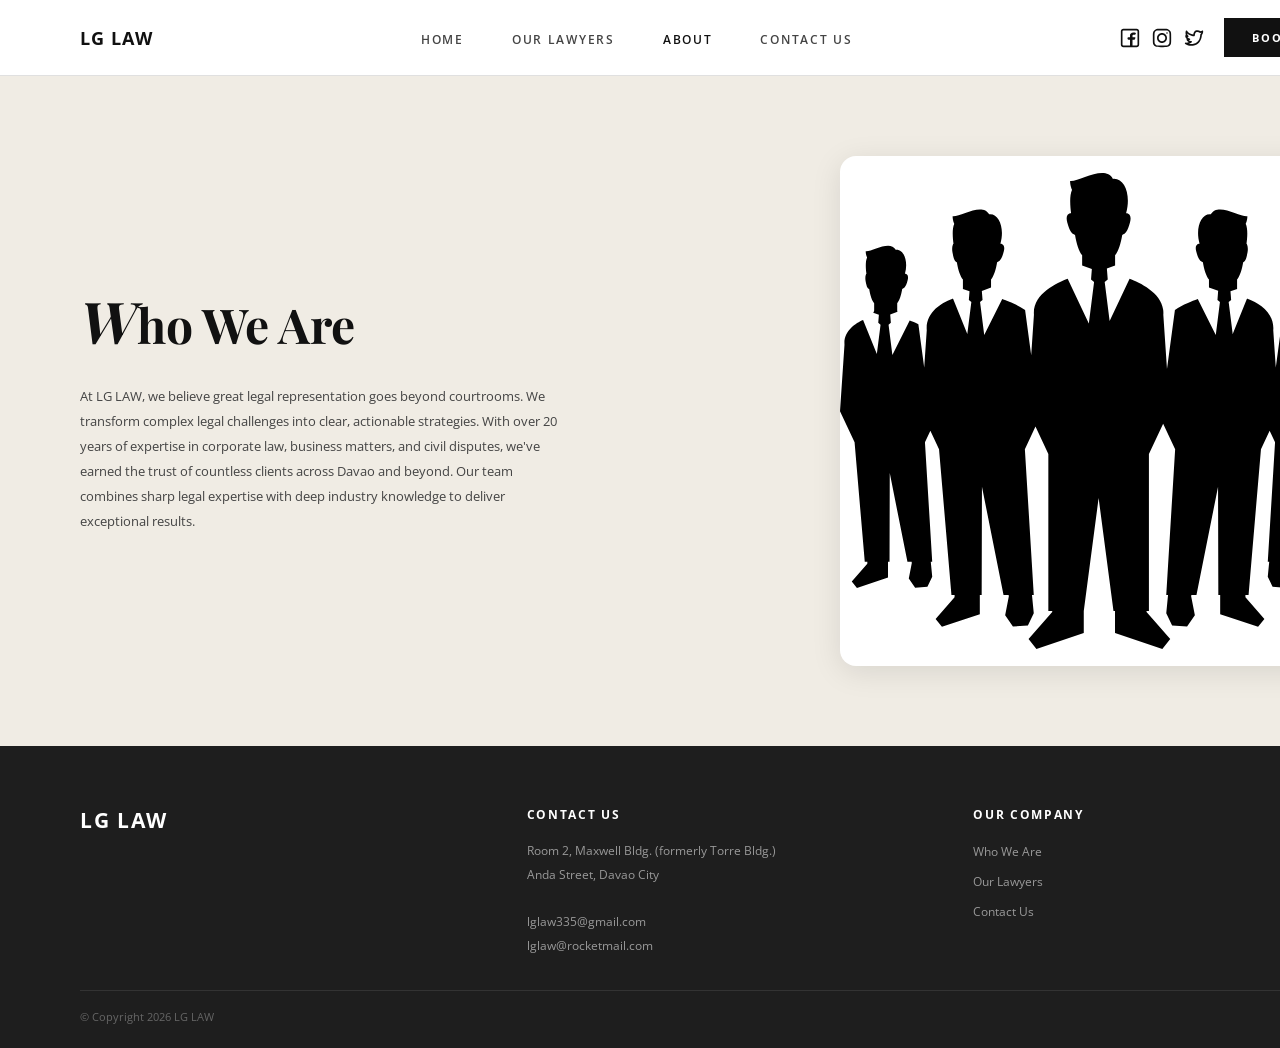
<file: about.html>
<!DOCTYPE html>
<html lang="en">
<head>
  <meta charset="UTF-8" />
  <meta name="viewport" content="width=device-width, initial-scale=1.0"/>
  <title>LG LAW - About</title>
  <link href="https://fonts.googleapis.com/css2?family=Playfair+Display:ital,wght@0,400;0,700;1,400&family=Open+Sans:wght@300;400;600;700&display=swap" rel="stylesheet"/>
  <link rel="stylesheet" href="style.css"/>
  <link rel="stylesheet" href="about.css"/>
</head>
<body>

  <!-- NAVBAR -->
  <nav>
    <div class="nav-logo">LG LAW</div>
    <ul class="nav-links">
      <li><a href="index.html">Home</a></li>
      <li><a href="our-lawyers.html">Our Lawyers</a></li>
      <li><a href="about.html" class="active">About</a></li>
      <li><a href="contact.html">Contact Us</a></li>
    </ul>
    <div class="nav-right">
      <div class="nav-social">
  <a href="#"><img src="svg/facebook.svg" alt="Facebook" width="20" height="20"/></a>
  <a href="#"><img src="svg/instagram.svg" alt="Instagram" width="20" height="20"/></a>
  <a href="#"><img src="svg/twitter.svg" alt="Twitter" width="20" height="20"/></a>
</div>
      <a href="contact.html" class="nav-book">Book Now</a>
    </div>
  </nav>

  <!-- ABOUT SECTION -->
  <section class="about-page">

    <div class="about-left">
      <h1>Who We Are</h1>
      <p>
        At LG LAW, we believe great legal representation goes
        beyond courtrooms. We transform complex legal
        challenges into clear, actionable strategies. With over 20
        years of expertise in corporate law, business matters, and
        civil disputes, we've earned the trust of countless clients
        across Davao and beyond. Our team combines sharp legal
        expertise with deep industry knowledge to deliver
        exceptional results.
      </p>
    </div>

    <div class="about-right">
      <div class="about-img-box">
        <!-- Replace src="" with your group photo -->
        <img src="svg/team-svgrepo-com.svg" alt="LG LAW Team"/>
      </div>
    </div>

  </section>

  <!-- FOOTER -->
  <footer>
    <div class="footer-grid">
      <div class="footer-col">
        <div class="footer-logo">LG LAW</div>
      </div>
      <div class="footer-col">
        <h4>Contact Us</h4>
        <address>
          Room 2, Maxwell Bldg. (formerly Torre Bldg.)<br/>
          Anda Street, Davao City<br/><br/>
          lglaw335@gmail.com<br/>
          lglaw@rocketmail.com
        </address>
      </div>
      <div class="footer-col">
        <h4>Our Company</h4>
        <ul>
          <li><a href="about.html">Who We Are</a></li>
          <li><a href="our-lawyers.html">Our Lawyers</a></li>
          <li><a href="contact.html">Contact Us</a></li>
        </ul>
      </div>
    </div>
    <div class="footer-bottom">
      &copy; Copyright 2026 LG LAW
    </div>
  </footer>

  <script src="script.js"></script>
</body>
</html>
</file>
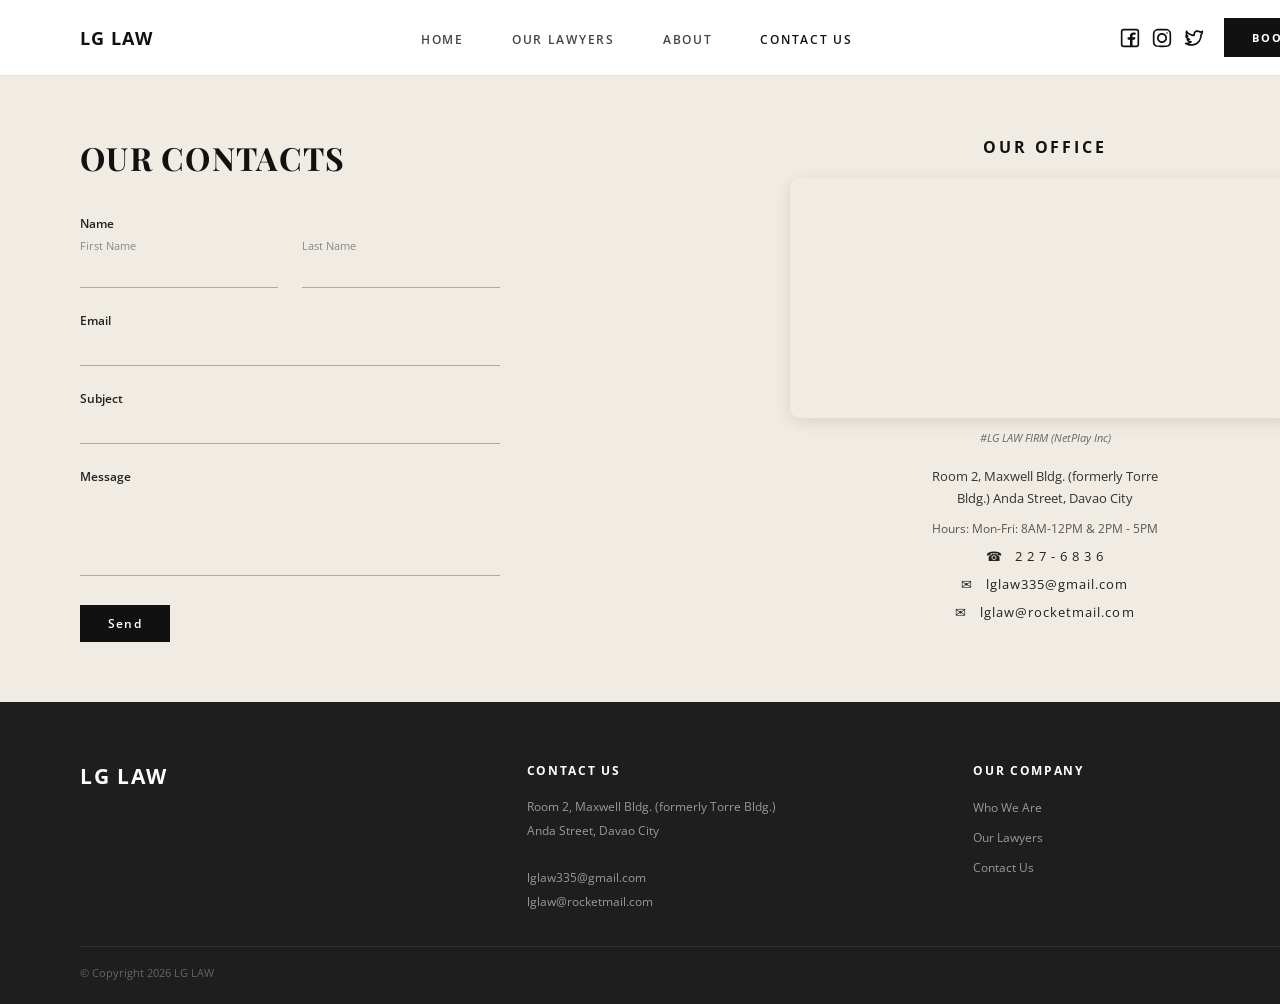
<file: contact.html>
<!DOCTYPE html>
<html lang="en">
<head>
  <meta charset="UTF-8" />
  <meta name="viewport" content="width=device-width, initial-scale=1.0"/>
  <title>LG LAW - Contact Us</title>
  <link href="https://fonts.googleapis.com/css2?family=Playfair+Display:ital,wght@0,400;0,700;1,400&family=Open+Sans:wght@300;400;600;700&display=swap" rel="stylesheet"/>
  <link rel="stylesheet" href="style.css"/>
  <link rel="stylesheet" href="contact.css"/>
</head>
<body>

  <!-- NAVBAR -->
  <nav>
    <div class="nav-logo">LG LAW</div>
    <ul class="nav-links">
      <li><a href="index.html">Home</a></li>
      <li><a href="our-lawyers.html">Our Lawyers</a></li>
      <li><a href="about.html">About</a></li>
      <li><a href="contact.html" class="active">Contact Us</a></li>
    </ul>
    <div class="nav-right">
      <div class="nav-social">
  <a href="#"><img src="svg/facebook.svg" alt="Facebook" width="20" height="20"/></a>
  <a href="#"><img src="svg/instagram.svg" alt="Instagram" width="20" height="20"/></a>
  <a href="#"><img src="svg/twitter.svg" alt="Twitter" width="20" height="20"/></a>
</div>
      <a href="contact.html" class="nav-book">Book Now</a>
    </div>
  </nav>

  <!-- CONTACT SECTION -->
  <section class="contact-page">

    <!-- LEFT: Form -->
    <div class="contact-left">
      <h1>OUR CONTACTS</h1>

      <form class="contact-form" action="https://formspree.io/f/mojrrbgd" method="POST">
        <input type="hidden" name="_replyto" value="kurtjershon.vidal@hcdc.edu.ph"/>

        <div class="form-group">
          <label>Name</label>
          <div class="form-row">
            <div class="form-field">
              <span class="field-label">First Name</span>
              <input type="text" name="firstname"/>
            </div>
            <div class="form-field">
              <span class="field-label">Last Name</span>
              <input type="text" name="lastname"/>
            </div>
          </div>
        </div>

        <div class="form-group">
          <label>Email</label>
          <input type="email" name="email" class="full-input"/>
        </div>

        <div class="form-group">
          <label>Subject</label>
          <input type="text" name="subject" class="full-input"/>
        </div>

        <div class="form-group">
          <label>Message</label>
          <textarea name="message" rows="4"></textarea>
        </div>

        <button type="submit" class="send-btn">Send</button>

      </form>
    </div>

    <!-- RIGHT: Map + Office Info -->
    <div class="contact-right">
      <h2>OUR OFFICE</h2>

      <div class="map-box">
        <iframe src="https://www.google.com/maps/embed?pb=!1m18!1m12!1m3!1d247.46957426637005!2d125.60726578130692!3d7.066338519639715!2m3!1f0!2f0!3f0!3m2!1i1024!2i768!4f13.1!3m3!1m2!1s0x32f96d0f2b98883b%3A0xe549492ad6bee756!2sNetplay%20Inc.%20(Davao%20Branch)!5e0!3m2!1sen!2sph!4v1778510893805!5m2!1sen!2sph" width="600" height="450" style="border:0;" allowfullscreen="" loading="lazy" referrerpolicy="no-referrer-when-downgrade"></iframe>
        <div class="map-placeholder">
          <span>Google Maps Embed Goes Here</span>
        </div>
      </div>

      <p class="office-tag">#LG LAW FIRM (NetPlay Inc)</p>

      <div class="office-info">
        <p class="office-address">
          Room 2, Maxwell Bldg. (formerly Torre<br/>
          Bldg.) Anda Street, Davao City
        </p>
        <p class="office-hours">Hours: Mon-Fri: 8AM-12PM &amp; 2PM - 5PM</p>
        <p class="office-phone">&#9742; &nbsp; 2 2 7 - 6 8 3 6</p>
        <p class="office-email">&#9993; &nbsp; lglaw335@gmail.com</p>
        <p class="office-email">&#9993; &nbsp; lglaw@rocketmail.com</p>
      </div>
    </div>

  </section>

  <!-- FOOTER -->
  <footer>
    <div class="footer-grid">
      <div class="footer-col">
        <div class="footer-logo">LG LAW</div>
      </div>
      <div class="footer-col">
        <h4>Contact Us</h4>
        <address>
          Room 2, Maxwell Bldg. (formerly Torre Bldg.)<br/>
          Anda Street, Davao City<br/><br/>
          lglaw335@gmail.com<br/>
          lglaw@rocketmail.com
        </address>
      </div>
      <div class="footer-col">
        <h4>Our Company</h4>
        <ul>
          <li><a href="about.html">Who We Are</a></li>
          <li><a href="our-lawyers.html">Our Lawyers</a></li>
          <li><a href="contact.html">Contact Us</a></li>
        </ul>
      </div>
    </div>
    <div class="footer-bottom">
      &copy; Copyright 2026 LG LAW
    </div>
  </footer>

  <script src="script.js"></script>
  <script src="contact.js"></script>
</body>
</html>
</file>
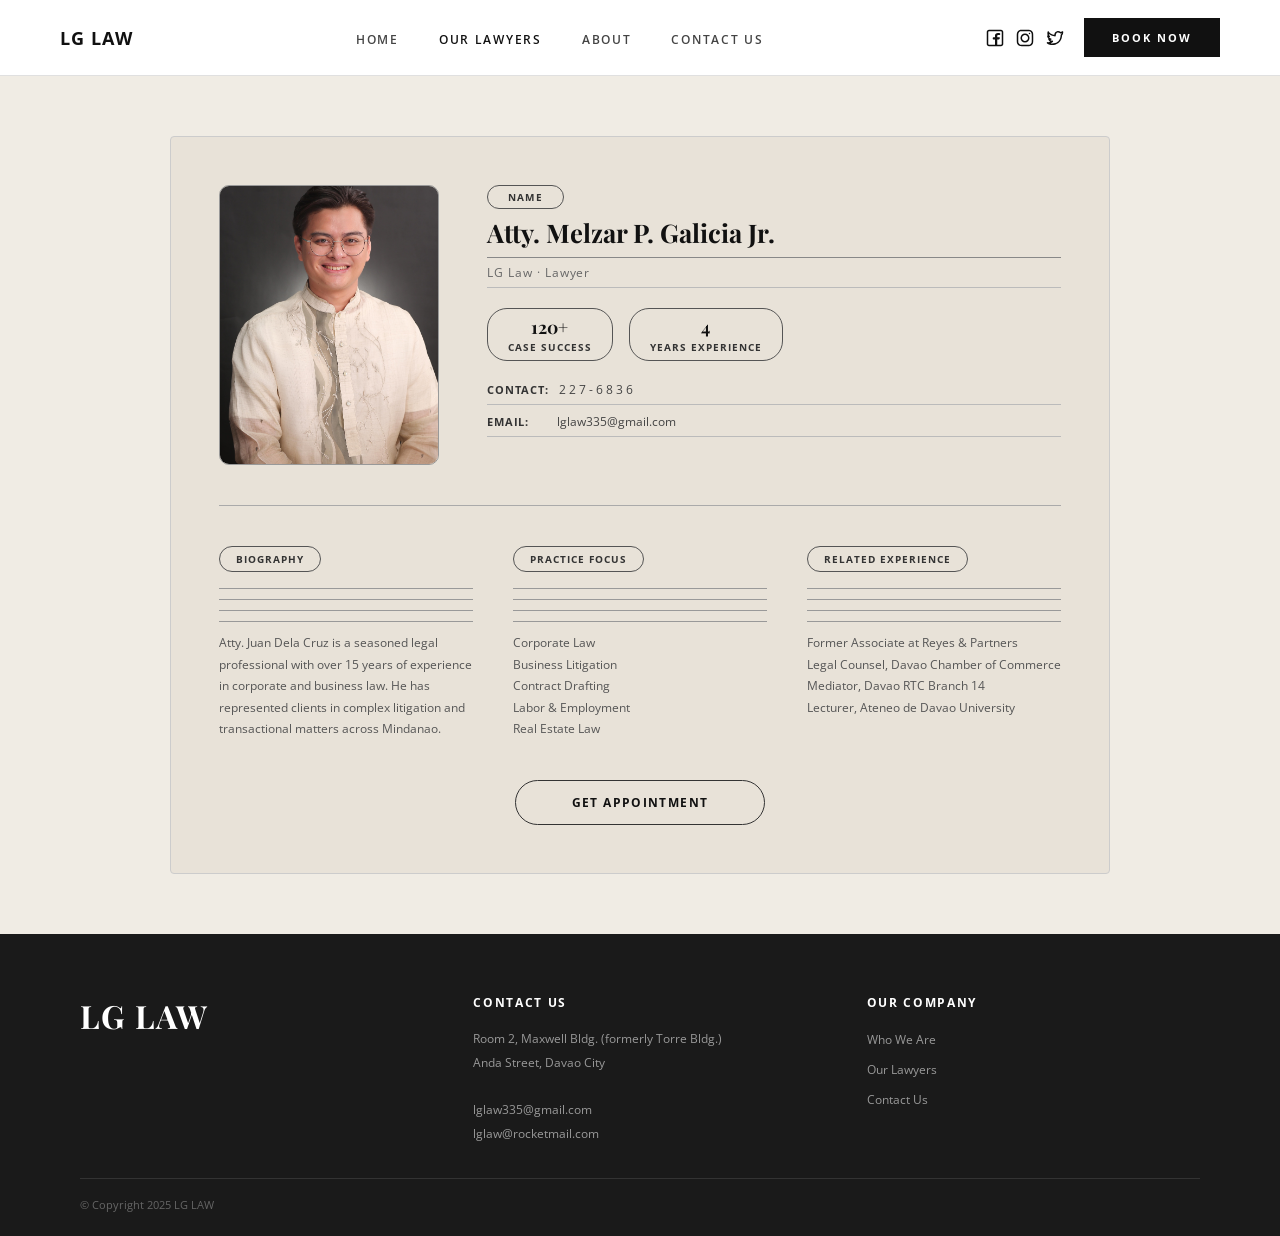
<file: lawyer-galicia-jr.html>
<!DOCTYPE html>
<html lang="en">
<head>
  <meta charset="UTF-8" />
  <meta name="viewport" content="width=device-width, initial-scale=1.0"/>
  <title>LG LAW – Lawyer Profile</title>
  <link href="https://fonts.googleapis.com/css2?family=Playfair+Display:ital,wght@0,400;0,700;1,400&family=Open+Sans:wght@300;400;600;700&display=swap" rel="stylesheet"/>
  <link rel="stylesheet" href="lawyersprofile.css"/>
</head>
<body>

  <!-- NAVBAR -->
  <nav>
    <div class="nav-logo">LG LAW</div>
    <ul class="nav-links">
      <li><a href="index.html">Home</a></li>
      <li><a href="our-lawyers.html" class="active">Our Lawyers</a></li>
      <li><a href="about.html">About</a></li>
      <li><a href="contact.html">Contact Us</a></li>
    </ul>
    <div class="nav-right">
      <div class="nav-social">
        <a href="#"><img src="svg/facebook.svg" alt="Facebook"/></a>
        <a href="#"><img src="svg/instagram.svg" alt="Instagram"/></a>
        <a href="#"><img src="svg/twitter.svg" alt="Twitter"/></a>
      </div>
      <a href="contact.html" class="nav-book">Book Now</a>
    </div>
  </nav>

  <!-- PROFILE PAGE -->
  <div class="page-wrapper">
    <div class="profile-card">

      <!-- TOP: Photo + Info -->
      <div class="profile-top">

        <!-- Photo -->
        <div class="profile-photo">
          <!-- Replace src with actual attorney photo -->
          <img src="images/Lawyer1.jpg" alt="Attorney Photo"/>
          <div class="placeholder-icon">
              <ellipse cx="50" cy="35" rx="26" ry="30"/>
              <path d="M5,120 C5,80 95,80 95,120 Z"/>
              <rect x="38" y="68" width="24" height="20" rx="2"/>
              <polygon points="50,88 35,120 65,120"/>
              <rect x="30" y="100" width="10" height="20"/>
              <rect x="60" y="100" width="10" height="20"/>
            </svg>
          </div>
        </div>

        <!-- Info -->
        <div class="profile-info">

          <div class="name-row">
            <span class="name-badge">Name</span>
            <div class="name-value">Atty. Melzar P. Galicia Jr.</div>
            <div class="name-title">LG Law · Lawyer </div>
          </div>

          <div class="stats-row">
            <div class="stat-badge">
              <span class="stat-number">120+</span>
              Case Success
            </div>
            <div class="stat-badge">
              <span class="stat-number">4</span>
              Years Experience
            </div>
          </div>

          <div class="contact-row">
            <div class="contact-item">
              <span class="contact-label">Contact:</span>
              <span>2 2 7 - 6 8 3 6</span>
            </div>
            <div class="contact-item">
              <span class="contact-label">Email:</span>
              <span>lglaw335@gmail.com</span>
            </div>
          </div>

        </div>
      </div>

      <hr class="divider"/>

      <!-- BOTTOM: Biography, Practice Focus, Related Experience -->
      <div class="profile-bottom">

        <div class="profile-section">
          <h3>Biography</h3>
          <div class="line"></div>
          <div class="line"></div>
          <div class="line"></div>
          <div class="line"></div>
          <p>
            Atty. Juan Dela Cruz is a seasoned legal professional with over 15 years of experience in corporate and business law. He has represented clients in complex litigation and transactional matters across Mindanao.
          </p>
        </div>

        <div class="profile-section">
          <h3>Practice Focus</h3>
          <div class="line"></div>
          <div class="line"></div>
          <div class="line"></div>
          <div class="line"></div>
          <p>
            Corporate Law<br/>
            Business Litigation<br/>
            Contract Drafting<br/>
            Labor & Employment<br/>
            Real Estate Law
          </p>
        </div>

        <div class="profile-section">
          <h3>Related Experience</h3>
          <div class="line"></div>
          <div class="line"></div>
          <div class="line"></div>
          <div class="line"></div>
          <p>
            Former Associate at Reyes & Partners<br/>
            Legal Counsel, Davao Chamber of Commerce<br/>
            Mediator, Davao RTC Branch 14<br/>
            Lecturer, Ateneo de Davao University
          </p>
        </div>

      </div>

      <!-- GET APPOINTMENT -->
      <div class="appt-row">
        <a href="contact.html" class="appt-btn">Get Appointment</a>
      </div>

    </div>
  </div>

  <!-- FOOTER -->
  <footer>
    <div class="footer-grid">
      <div class="footer-col">
        <div class="footer-logo">LG LAW</div>
      </div>
      <div class="footer-col">
        <h4>Contact Us</h4>
        <address>
          Room 2, Maxwell Bldg. (formerly Torre Bldg.)<br/>
          Anda Street, Davao City<br/><br/>
          lglaw335@gmail.com<br/>
          lglaw@rocketmail.com
        </address>
      </div>
      <div class="footer-col">
        <h4>Our Company</h4>
        <ul>
          <li><a href="about.html">Who We Are</a></li>
          <li><a href="our-lawyers.html">Our Lawyers</a></li>
          <li><a href="contact.html">Contact Us</a></li>
        </ul>
      </div>
    </div>
    <div class="footer-bottom">
      &copy; Copyright 2025 LG LAW
    </div>
  </footer>

</body>
</html>
</file>
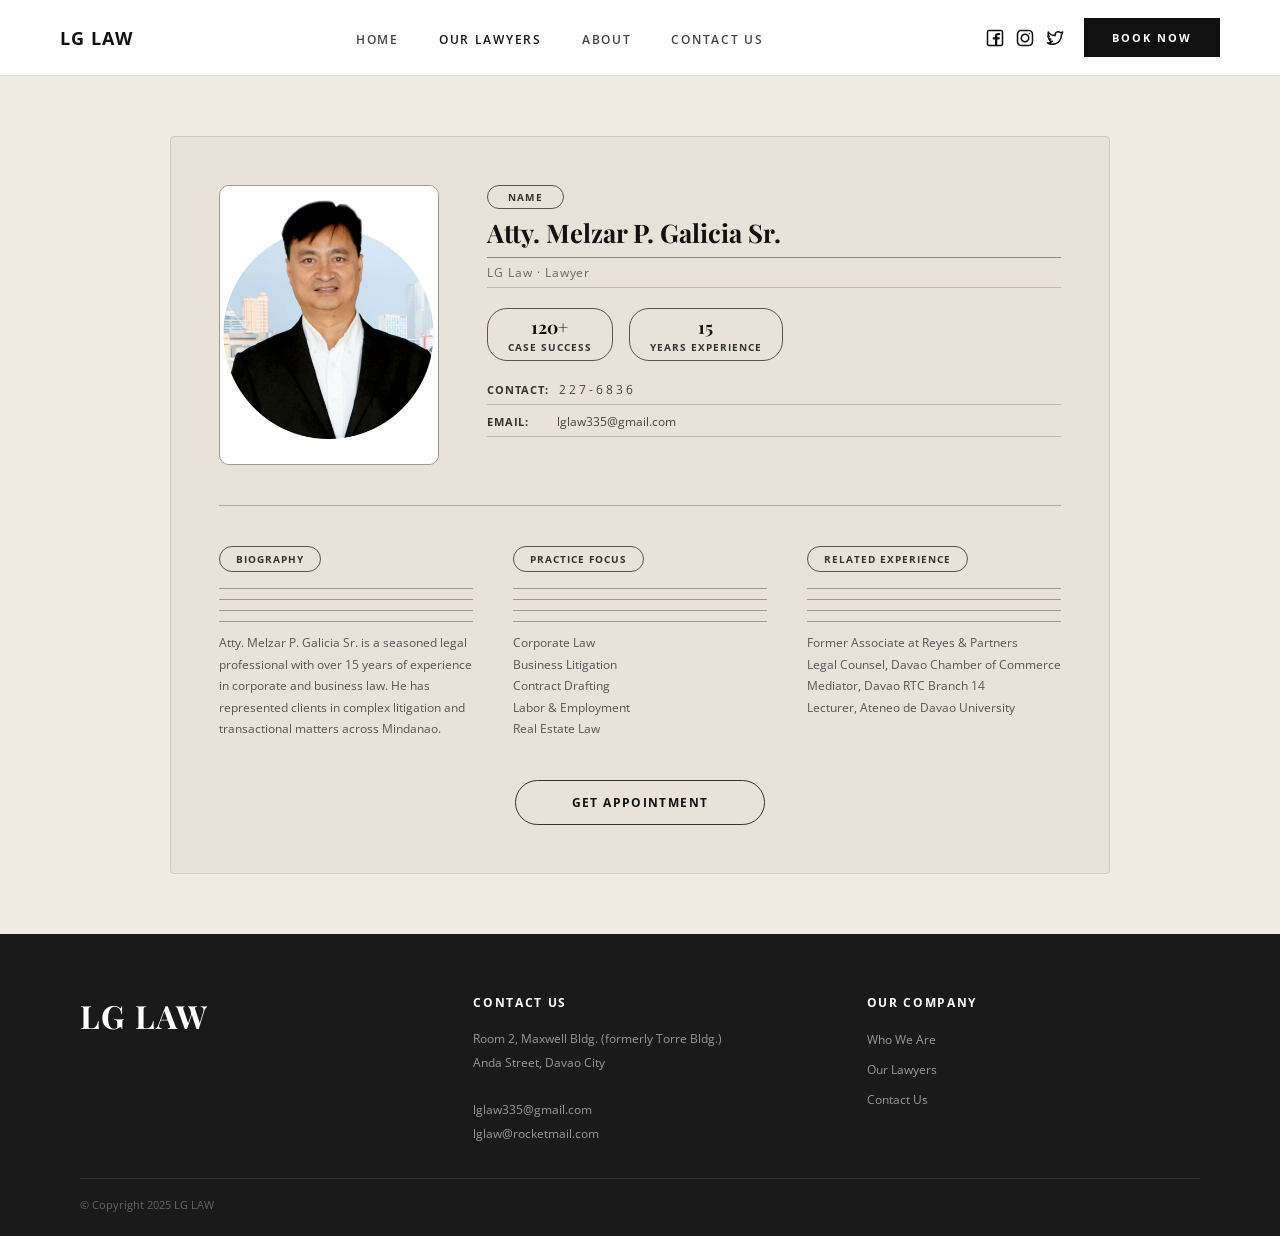
<file: lawyer-galicia-sr.html>
<!DOCTYPE html>
<html lang="en">
<head>
  <meta charset="UTF-8" />
  <meta name="viewport" content="width=device-width, initial-scale=1.0"/>
  <title>LG LAW – Lawyer Profile</title>
  <link href="https://fonts.googleapis.com/css2?family=Playfair+Display:ital,wght@0,400;0,700;1,400&family=Open+Sans:wght@300;400;600;700&display=swap" rel="stylesheet"/>
  <link rel="stylesheet" href="lawyersprofile.css"/>
</head>
<body>

  <!-- NAVBAR -->
  <nav>
    <div class="nav-logo">LG LAW</div>
    <ul class="nav-links">
      <li><a href="index.html">Home</a></li>
      <li><a href="our-lawyers.html" class="active">Our Lawyers</a></li>
      <li><a href="about.html">About</a></li>
      <li><a href="contact.html">Contact Us</a></li>
    </ul>
    <div class="nav-right">
      <div class="nav-social">
        <a href="#"><img src="svg/facebook.svg" alt="Facebook"/></a>
        <a href="#"><img src="svg/instagram.svg" alt="Instagram"/></a>
        <a href="#"><img src="svg/twitter.svg" alt="Twitter"/></a>
      </div>
      <a href="contact.html" class="nav-book">Book Now</a>
    </div>
  </nav>

  <!-- PROFILE PAGE -->
  <div class="page-wrapper">
    <div class="profile-card">

      <!-- TOP: Photo + Info -->
      <div class="profile-top">

        <!-- Photo -->
        <div class="profile-photo">
          <!-- Replace src with actual attorney photo -->
          <img src="images/Lawyer2.jpg" alt="Attorney Photo"/>
          <div class="placeholder-icon">
              <ellipse cx="50" cy="35" rx="26" ry="30"/>
              <path d="M5,120 C5,80 95,80 95,120 Z"/>
              <rect x="38" y="68" width="24" height="20" rx="2"/>
              <polygon points="50,88 35,120 65,120"/>
              <rect x="30" y="100" width="10" height="20"/>
              <rect x="60" y="100" width="10" height="20"/>
            </svg>
          </div>
        </div>

        <!-- Info -->
        <div class="profile-info">

          <div class="name-row">
            <span class="name-badge">Name</span>
            <div class="name-value">Atty. Melzar P. Galicia Sr.</div>
            <div class="name-title">LG Law · Lawyer</div>
          </div>

          <div class="stats-row">
            <div class="stat-badge">
              <span class="stat-number">120+</span>
              Case Success
            </div>
            <div class="stat-badge">
              <span class="stat-number">15</span>
              Years Experience
            </div>
          </div>

          <div class="contact-row">
            <div class="contact-item">
              <span class="contact-label">Contact:</span>
              <span>2 2 7 - 6 8 3 6</span>
            </div>
            <div class="contact-item">
              <span class="contact-label">Email:</span>
              <span>lglaw335@gmail.com</span>
            </div>
          </div>

        </div>
      </div>

      <hr class="divider"/>

      <!-- BOTTOM: Biography, Practice Focus, Related Experience -->
      <div class="profile-bottom">

        <div class="profile-section">
          <h3>Biography</h3>
          <div class="line"></div>
          <div class="line"></div>
          <div class="line"></div>
          <div class="line"></div>
          <p>
            Atty. Melzar P. Galicia Sr. is a seasoned legal professional with over 15 years of experience in corporate and business law. He has represented clients in complex litigation and transactional matters across Mindanao.
          </p>
        </div>

        <div class="profile-section">
          <h3>Practice Focus</h3>
          <div class="line"></div>
          <div class="line"></div>
          <div class="line"></div>
          <div class="line"></div>
          <p>
            Corporate Law<br/>
            Business Litigation<br/>
            Contract Drafting<br/>
            Labor & Employment<br/>
            Real Estate Law
          </p>
        </div>

        <div class="profile-section">
          <h3>Related Experience</h3>
          <div class="line"></div>
          <div class="line"></div>
          <div class="line"></div>
          <div class="line"></div>
          <p>
            Former Associate at Reyes & Partners<br/>
            Legal Counsel, Davao Chamber of Commerce<br/>
            Mediator, Davao RTC Branch 14<br/>
            Lecturer, Ateneo de Davao University
          </p>
        </div>

      </div>

      <!-- GET APPOINTMENT -->
      <div class="appt-row">
        <a href="contact.html" class="appt-btn">Get Appointment</a>
      </div>

    </div>
  </div>

  <!-- FOOTER -->
  <footer>
    <div class="footer-grid">
      <div class="footer-col">
        <div class="footer-logo">LG LAW</div>
      </div>
      <div class="footer-col">
        <h4>Contact Us</h4>
        <address>
          Room 2, Maxwell Bldg. (formerly Torre Bldg.)<br/>
          Anda Street, Davao City<br/><br/>
          lglaw335@gmail.com<br/>
          lglaw@rocketmail.com
        </address>
      </div>
      <div class="footer-col">
        <h4>Our Company</h4>
        <ul>
          <li><a href="about.html">Who We Are</a></li>
          <li><a href="our-lawyers.html">Our Lawyers</a></li>
          <li><a href="contact.html">Contact Us</a></li>
        </ul>
      </div>
    </div>
    <div class="footer-bottom">
      &copy; Copyright 2025 LG LAW
    </div>
  </footer>

</body>
</html>
</file>
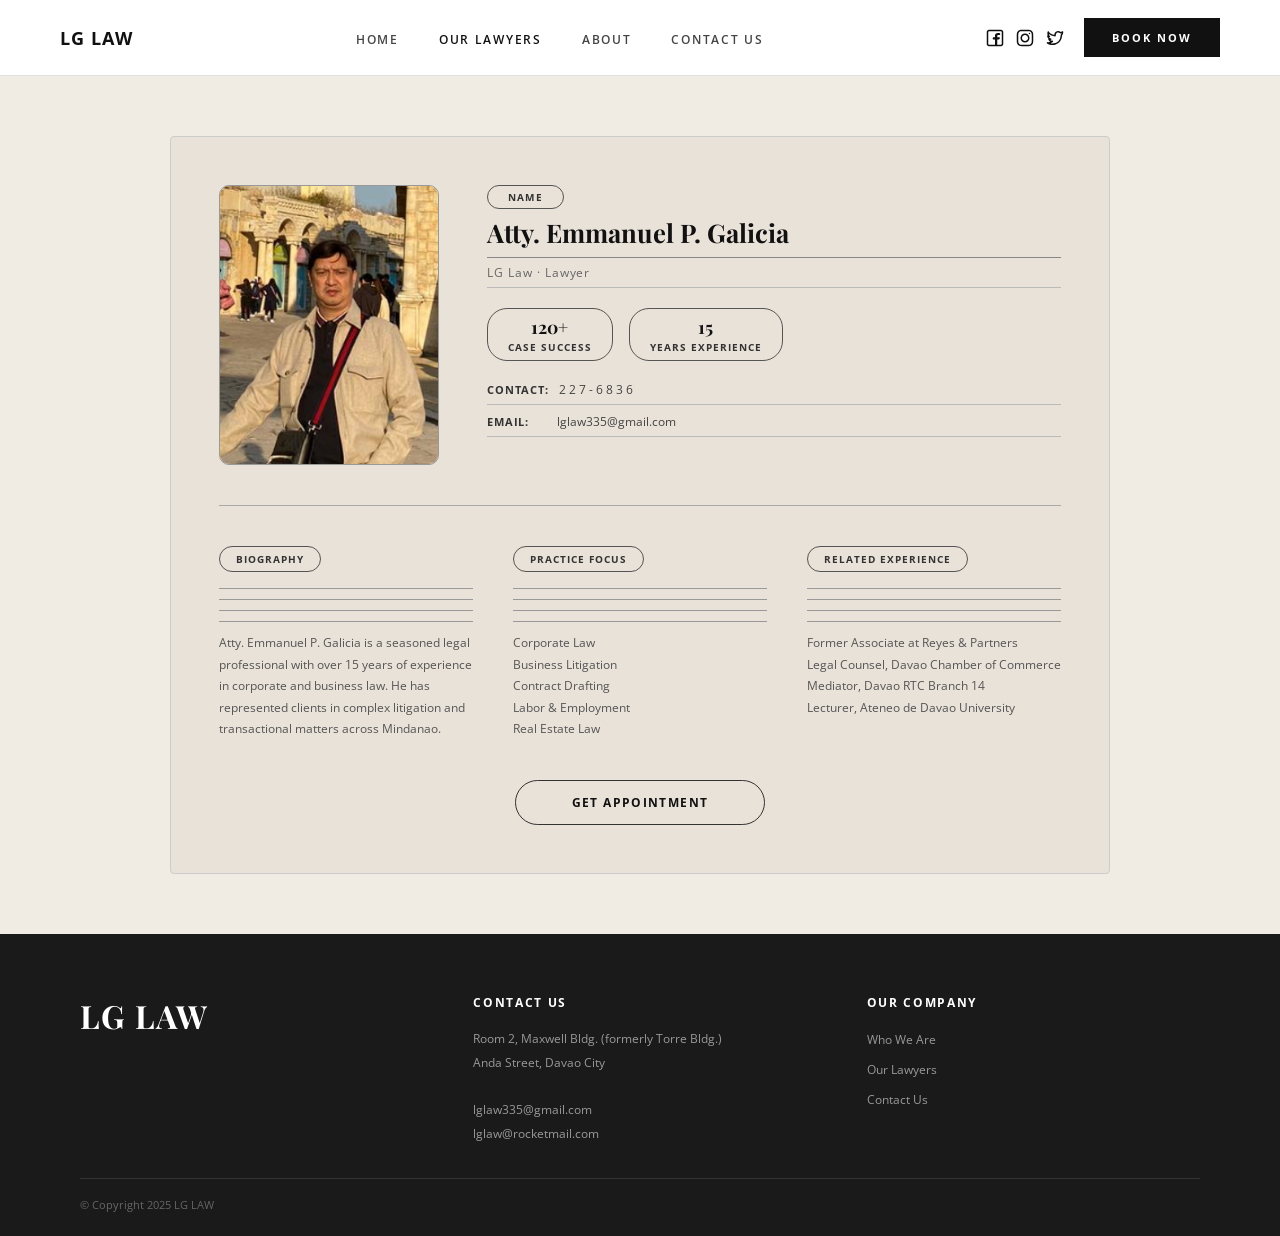
<file: lawyer-galicia.html>
<!DOCTYPE html>
<html lang="en">
<head>
  <meta charset="UTF-8" />
  <meta name="viewport" content="width=device-width, initial-scale=1.0"/>
  <title>LG LAW – Lawyer Profile</title>
  <link href="https://fonts.googleapis.com/css2?family=Playfair+Display:ital,wght@0,400;0,700;1,400&family=Open+Sans:wght@300;400;600;700&display=swap" rel="stylesheet"/>
  <link rel="stylesheet" href="lawyersprofile.css"/>
</head>
<body>

  <!-- NAVBAR -->
  <nav>
    <div class="nav-logo">LG LAW</div>
    <ul class="nav-links">
      <li><a href="index.html">Home</a></li>
      <li><a href="our-lawyers.html" class="active">Our Lawyers</a></li>
      <li><a href="about.html">About</a></li>
      <li><a href="contact.html">Contact Us</a></li>
    </ul>
    <div class="nav-right">
      <div class="nav-social">
        <a href="#"><img src="svg/facebook.svg" alt="Facebook"/></a>
        <a href="#"><img src="svg/instagram.svg" alt="Instagram"/></a>
        <a href="#"><img src="svg/twitter.svg" alt="Twitter"/></a>
      </div>
      <a href="contact.html" class="nav-book">Book Now</a>
    </div>
  </nav>

  <!-- PROFILE PAGE -->
  <div class="page-wrapper">
    <div class="profile-card">

      <!-- TOP: Photo + Info -->
      <div class="profile-top">

        <!-- Photo -->
        <div class="profile-photo">
          <!-- Replace src with actual attorney photo -->
          <img src="images/Lawyer3.png" alt="Attorney Photo"/>
          <div class="placeholder-icon">
              <ellipse cx="50" cy="35" rx="26" ry="30"/>
              <path d="M5,120 C5,80 95,80 95,120 Z"/>
              <rect x="38" y="68" width="24" height="20" rx="2"/>
              <polygon points="50,88 35,120 65,120"/>
              <rect x="30" y="100" width="10" height="20"/>
              <rect x="60" y="100" width="10" height="20"/>
            </svg>
          </div>
        </div>

        <!-- Info -->
        <div class="profile-info">

          <div class="name-row">
            <span class="name-badge">Name</span>
            <div class="name-value">Atty. Emmanuel P. Galicia</div>
            <div class="name-title">LG Law · Lawyer</div>
          </div>

          <div class="stats-row">
            <div class="stat-badge">
              <span class="stat-number">120+</span>
              Case Success
            </div>
            <div class="stat-badge">
              <span class="stat-number">15</span>
              Years Experience
            </div>
          </div>

          <div class="contact-row">
            <div class="contact-item">
              <span class="contact-label">Contact:</span>
              <span>2 2 7 - 6 8 3 6</span>
            </div>
            <div class="contact-item">
              <span class="contact-label">Email:</span>
              <span>lglaw335@gmail.com</span>
            </div>
          </div>

        </div>
      </div>

      <hr class="divider"/>

      <!-- BOTTOM: Biography, Practice Focus, Related Experience -->
      <div class="profile-bottom">

        <div class="profile-section">
          <h3>Biography</h3>
          <div class="line"></div>
          <div class="line"></div>
          <div class="line"></div>
          <div class="line"></div>
          <p>
            Atty. Emmanuel P. Galicia is a seasoned legal professional with over 15 years of experience in corporate and business law. He has represented clients in complex litigation and transactional matters across Mindanao.
          </p>
        </div>

        <div class="profile-section">
          <h3>Practice Focus</h3>
          <div class="line"></div>
          <div class="line"></div>
          <div class="line"></div>
          <div class="line"></div>
          <p>
            Corporate Law<br/>
            Business Litigation<br/>
            Contract Drafting<br/>
            Labor & Employment<br/>
            Real Estate Law
          </p>
        </div>

        <div class="profile-section">
          <h3>Related Experience</h3>
          <div class="line"></div>
          <div class="line"></div>
          <div class="line"></div>
          <div class="line"></div>
          <p>
            Former Associate at Reyes & Partners<br/>
            Legal Counsel, Davao Chamber of Commerce<br/>
            Mediator, Davao RTC Branch 14<br/>
            Lecturer, Ateneo de Davao University
          </p>
        </div>

      </div>

      <!-- GET APPOINTMENT -->
      <div class="appt-row">
        <a href="contact.html" class="appt-btn">Get Appointment</a>
      </div>

    </div>
  </div>

  <!-- FOOTER -->
  <footer>
    <div class="footer-grid">
      <div class="footer-col">
        <div class="footer-logo">LG LAW</div>
      </div>
      <div class="footer-col">
        <h4>Contact Us</h4>
        <address>
          Room 2, Maxwell Bldg. (formerly Torre Bldg.)<br/>
          Anda Street, Davao City<br/><br/>
          lglaw335@gmail.com<br/>
          lglaw@rocketmail.com
        </address>
      </div>
      <div class="footer-col">
        <h4>Our Company</h4>
        <ul>
          <li><a href="about.html">Who We Are</a></li>
          <li><a href="our-lawyers.html">Our Lawyers</a></li>
          <li><a href="contact.html">Contact Us</a></li>
        </ul>
      </div>
    </div>
    <div class="footer-bottom">
      &copy; Copyright 2025 LG LAW
    </div>
  </footer>

</body>
</html>
</file>
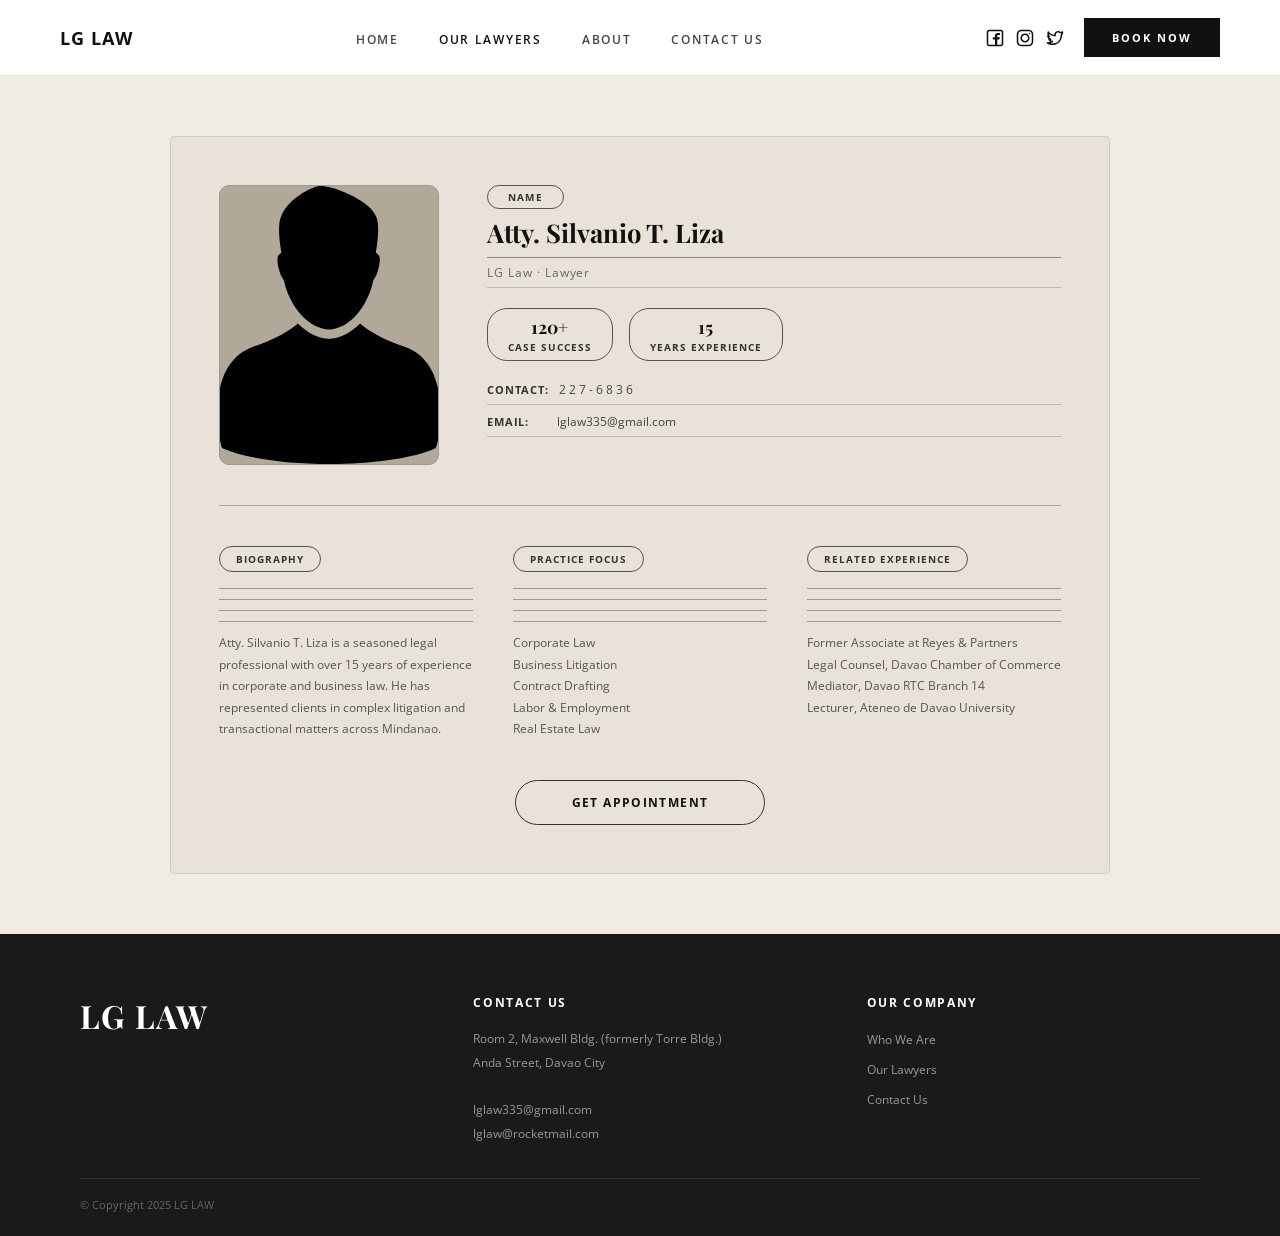
<file: lawyer-liza.html>
<!DOCTYPE html>
<html lang="en">
<head>
  <meta charset="UTF-8" />
  <meta name="viewport" content="width=device-width, initial-scale=1.0"/>
  <title>LG LAW – Lawyer Profile</title>
  <link href="https://fonts.googleapis.com/css2?family=Playfair+Display:ital,wght@0,400;0,700;1,400&family=Open+Sans:wght@300;400;600;700&display=swap" rel="stylesheet"/>
  <link rel="stylesheet" href="lawyersprofile.css"/>
</head>
<body>

  <!-- NAVBAR -->
  <nav>
    <div class="nav-logo">LG LAW</div>
    <ul class="nav-links">
      <li><a href="index.html">Home</a></li>
      <li><a href="our-lawyers.html" class="active">Our Lawyers</a></li>
      <li><a href="about.html">About</a></li>
      <li><a href="contact.html">Contact Us</a></li>
    </ul>
    <div class="nav-right">
      <div class="nav-social">
        <a href="#"><img src="svg/facebook.svg" alt="Facebook"/></a>
        <a href="#"><img src="svg/instagram.svg" alt="Instagram"/></a>
        <a href="#"><img src="svg/twitter.svg" alt="Twitter"/></a>
      </div>
      <a href="contact.html" class="nav-book">Book Now</a>
    </div>
  </nav>

  <!-- PROFILE PAGE -->
  <div class="page-wrapper">
    <div class="profile-card">

      <!-- TOP: Photo + Info -->
      <div class="profile-top">

        <!-- Photo -->
        <div class="profile-photo">
          <!-- Replace src with actual attorney photo -->
          <img src="svg/male-user-svgrepo-com.svg" alt="Attorney Photo"/>
          <div class="placeholder-icon">
              <ellipse cx="50" cy="35" rx="26" ry="30"/>
              <path d="M5,120 C5,80 95,80 95,120 Z"/>
              <rect x="38" y="68" width="24" height="20" rx="2"/>
              <polygon points="50,88 35,120 65,120"/>
              <rect x="30" y="100" width="10" height="20"/>
              <rect x="60" y="100" width="10" height="20"/>
            </svg>
          </div>
        </div>

        <!-- Info -->
        <div class="profile-info">

          <div class="name-row">
            <span class="name-badge">Name</span>
            <div class="name-value">Atty. Silvanio T. Liza</div>
            <div class="name-title">LG Law · Lawyer</div>
          </div>

          <div class="stats-row">
            <div class="stat-badge">
              <span class="stat-number">120+</span>
              Case Success
            </div>
            <div class="stat-badge">
              <span class="stat-number">15</span>
              Years Experience
            </div>
          </div>

          <div class="contact-row">
            <div class="contact-item">
              <span class="contact-label">Contact:</span>
              <span>2 2 7 - 6 8 3 6</span>
            </div>
            <div class="contact-item">
              <span class="contact-label">Email:</span>
              <span>lglaw335@gmail.com</span>
            </div>
          </div>

        </div>
      </div>

      <hr class="divider"/>

      <!-- BOTTOM: Biography, Practice Focus, Related Experience -->
      <div class="profile-bottom">

        <div class="profile-section">
          <h3>Biography</h3>
          <div class="line"></div>
          <div class="line"></div>
          <div class="line"></div>
          <div class="line"></div>
          <p>
            Atty. Silvanio T. Liza is a seasoned legal professional with over 15 years of experience in corporate and business law. He has represented clients in complex litigation and transactional matters across Mindanao.
          </p>
        </div>

        <div class="profile-section">
          <h3>Practice Focus</h3>
          <div class="line"></div>
          <div class="line"></div>
          <div class="line"></div>
          <div class="line"></div>
          <p>
            Corporate Law<br/>
            Business Litigation<br/>
            Contract Drafting<br/>
            Labor & Employment<br/>
            Real Estate Law
          </p>
        </div>

        <div class="profile-section">
          <h3>Related Experience</h3>
          <div class="line"></div>
          <div class="line"></div>
          <div class="line"></div>
          <div class="line"></div>
          <p>
            Former Associate at Reyes & Partners<br/>
            Legal Counsel, Davao Chamber of Commerce<br/>
            Mediator, Davao RTC Branch 14<br/>
            Lecturer, Ateneo de Davao University
          </p>
        </div>

      </div>

      <!-- GET APPOINTMENT -->
      <div class="appt-row">
        <a href="contact.html" class="appt-btn">Get Appointment</a>
      </div>

    </div>
  </div>

  <!-- FOOTER -->
  <footer>
    <div class="footer-grid">
      <div class="footer-col">
        <div class="footer-logo">LG LAW</div>
      </div>
      <div class="footer-col">
        <h4>Contact Us</h4>
        <address>
          Room 2, Maxwell Bldg. (formerly Torre Bldg.)<br/>
          Anda Street, Davao City<br/><br/>
          lglaw335@gmail.com<br/>
          lglaw@rocketmail.com
        </address>
      </div>
      <div class="footer-col">
        <h4>Our Company</h4>
        <ul>
          <li><a href="about.html">Who We Are</a></li>
          <li><a href="our-lawyers.html">Our Lawyers</a></li>
          <li><a href="contact.html">Contact Us</a></li>
        </ul>
      </div>
    </div>
    <div class="footer-bottom">
      &copy; Copyright 2025 LG LAW
    </div>
  </footer>

</body>
</html>
</file>
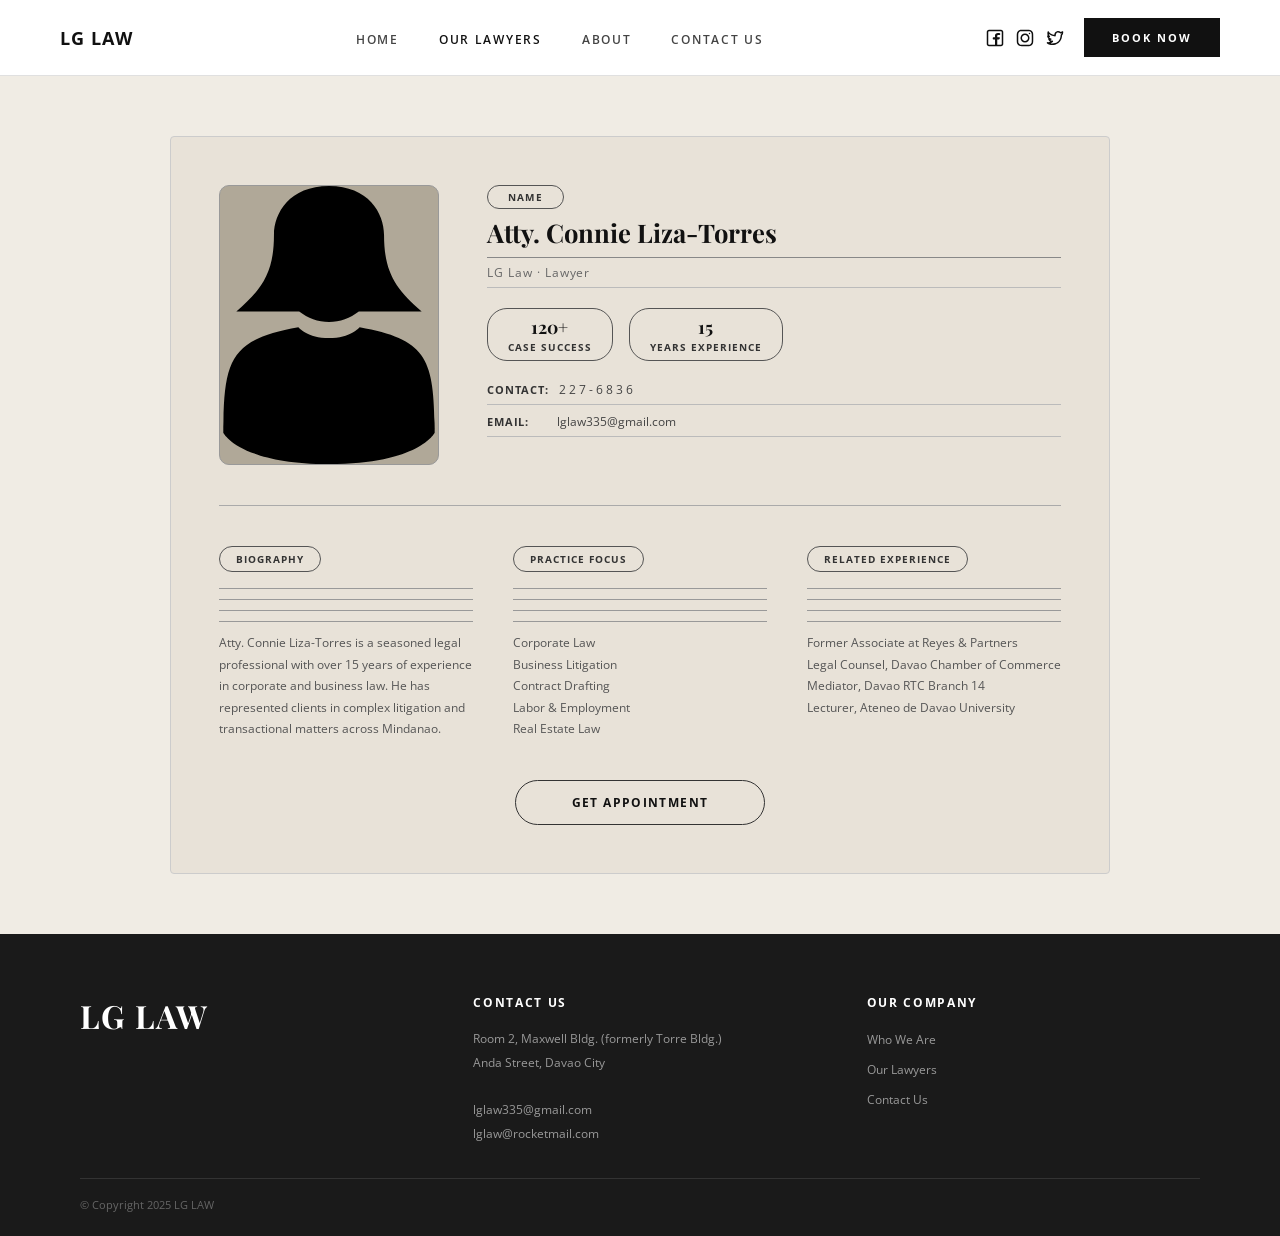
<file: lawyer-torres.html>
<!DOCTYPE html>
<html lang="en">
<head>
  <meta charset="UTF-8" />
  <meta name="viewport" content="width=device-width, initial-scale=1.0"/>
  <title>LG LAW – Lawyer Profile</title>
  <link href="https://fonts.googleapis.com/css2?family=Playfair+Display:ital,wght@0,400;0,700;1,400&family=Open+Sans:wght@300;400;600;700&display=swap" rel="stylesheet"/>
  <link rel="stylesheet" href="lawyersprofile.css"/>
</head>
<body>

  <!-- NAVBAR -->
  <nav>
    <div class="nav-logo">LG LAW</div>
    <ul class="nav-links">
      <li><a href="index.html">Home</a></li>
      <li><a href="our-lawyers.html" class="active">Our Lawyers</a></li>
      <li><a href="about.html">About</a></li>
      <li><a href="contact.html">Contact Us</a></li>
    </ul>
    <div class="nav-right">
      <div class="nav-social">
        <a href="#"><img src="svg/facebook.svg" alt="Facebook"/></a>
        <a href="#"><img src="svg/instagram.svg" alt="Instagram"/></a>
        <a href="#"><img src="svg/twitter.svg" alt="Twitter"/></a>
      </div>
      <a href="contact.html" class="nav-book">Book Now</a>
    </div>
  </nav>

  <!-- PROFILE PAGE -->
  <div class="page-wrapper">
    <div class="profile-card">

      <!-- TOP: Photo + Info -->
      <div class="profile-top">

        <!-- Photo -->
        <div class="profile-photo">
          <!-- Replace src with actual attorney photo -->
          <img src="svg/female-user-with-long-hair-svgrepo-com.svg" alt="Attorney Photo"/>
          <div class="placeholder-icon">
              <ellipse cx="50" cy="35" rx="26" ry="30"/>
              <path d="M5,120 C5,80 95,80 95,120 Z"/>
              <rect x="38" y="68" width="24" height="20" rx="2"/>
              <polygon points="50,88 35,120 65,120"/>
              <rect x="30" y="100" width="10" height="20"/>
              <rect x="60" y="100" width="10" height="20"/>
            </svg>
          </div>
        </div>

        <!-- Info -->
        <div class="profile-info">

          <div class="name-row">
            <span class="name-badge">Name</span>
            <div class="name-value">Atty. Connie Liza-Torres</div>
            <div class="name-title">LG Law · Lawyer</div>
          </div>

          <div class="stats-row">
            <div class="stat-badge">
              <span class="stat-number">120+</span>
              Case Success
            </div>
            <div class="stat-badge">
              <span class="stat-number">15</span>
              Years Experience
            </div>
          </div>

          <div class="contact-row">
            <div class="contact-item">
              <span class="contact-label">Contact:</span>
              <span>2 2 7 - 6 8 3 6</span>
            </div>
            <div class="contact-item">
              <span class="contact-label">Email:</span>
              <span>lglaw335@gmail.com</span>
            </div>
          </div>

        </div>
      </div>

      <hr class="divider"/>

      <!-- BOTTOM: Biography, Practice Focus, Related Experience -->
      <div class="profile-bottom">

        <div class="profile-section">
          <h3>Biography</h3>
          <div class="line"></div>
          <div class="line"></div>
          <div class="line"></div>
          <div class="line"></div>
          <p>
            Atty. Connie Liza-Torres is a seasoned legal professional with over 15 years of experience in corporate and business law. He has represented clients in complex litigation and transactional matters across Mindanao.
          </p>
        </div>

        <div class="profile-section">
          <h3>Practice Focus</h3>
          <div class="line"></div>
          <div class="line"></div>
          <div class="line"></div>
          <div class="line"></div>
          <p>
            Corporate Law<br/>
            Business Litigation<br/>
            Contract Drafting<br/>
            Labor & Employment<br/>
            Real Estate Law
          </p>
        </div>

        <div class="profile-section">
          <h3>Related Experience</h3>
          <div class="line"></div>
          <div class="line"></div>
          <div class="line"></div>
          <div class="line"></div>
          <p>
            Former Associate at Reyes & Partners<br/>
            Legal Counsel, Davao Chamber of Commerce<br/>
            Mediator, Davao RTC Branch 14<br/>
            Lecturer, Ateneo de Davao University
          </p>
        </div>

      </div>

      <!-- GET APPOINTMENT -->
      <div class="appt-row">
        <a href="contact.html" class="appt-btn">Get Appointment</a>
      </div>

    </div>
  </div>

  <!-- FOOTER -->
  <footer>
    <div class="footer-grid">
      <div class="footer-col">
        <div class="footer-logo">LG LAW</div>
      </div>
      <div class="footer-col">
        <h4>Contact Us</h4>
        <address>
          Room 2, Maxwell Bldg. (formerly Torre Bldg.)<br/>
          Anda Street, Davao City<br/><br/>
          lglaw335@gmail.com<br/>
          lglaw@rocketmail.com
        </address>
      </div>
      <div class="footer-col">
        <h4>Our Company</h4>
        <ul>
          <li><a href="about.html">Who We Are</a></li>
          <li><a href="our-lawyers.html">Our Lawyers</a></li>
          <li><a href="contact.html">Contact Us</a></li>
        </ul>
      </div>
    </div>
    <div class="footer-bottom">
      &copy; Copyright 2025 LG LAW
    </div>
  </footer>

</body>
</html>
</file>
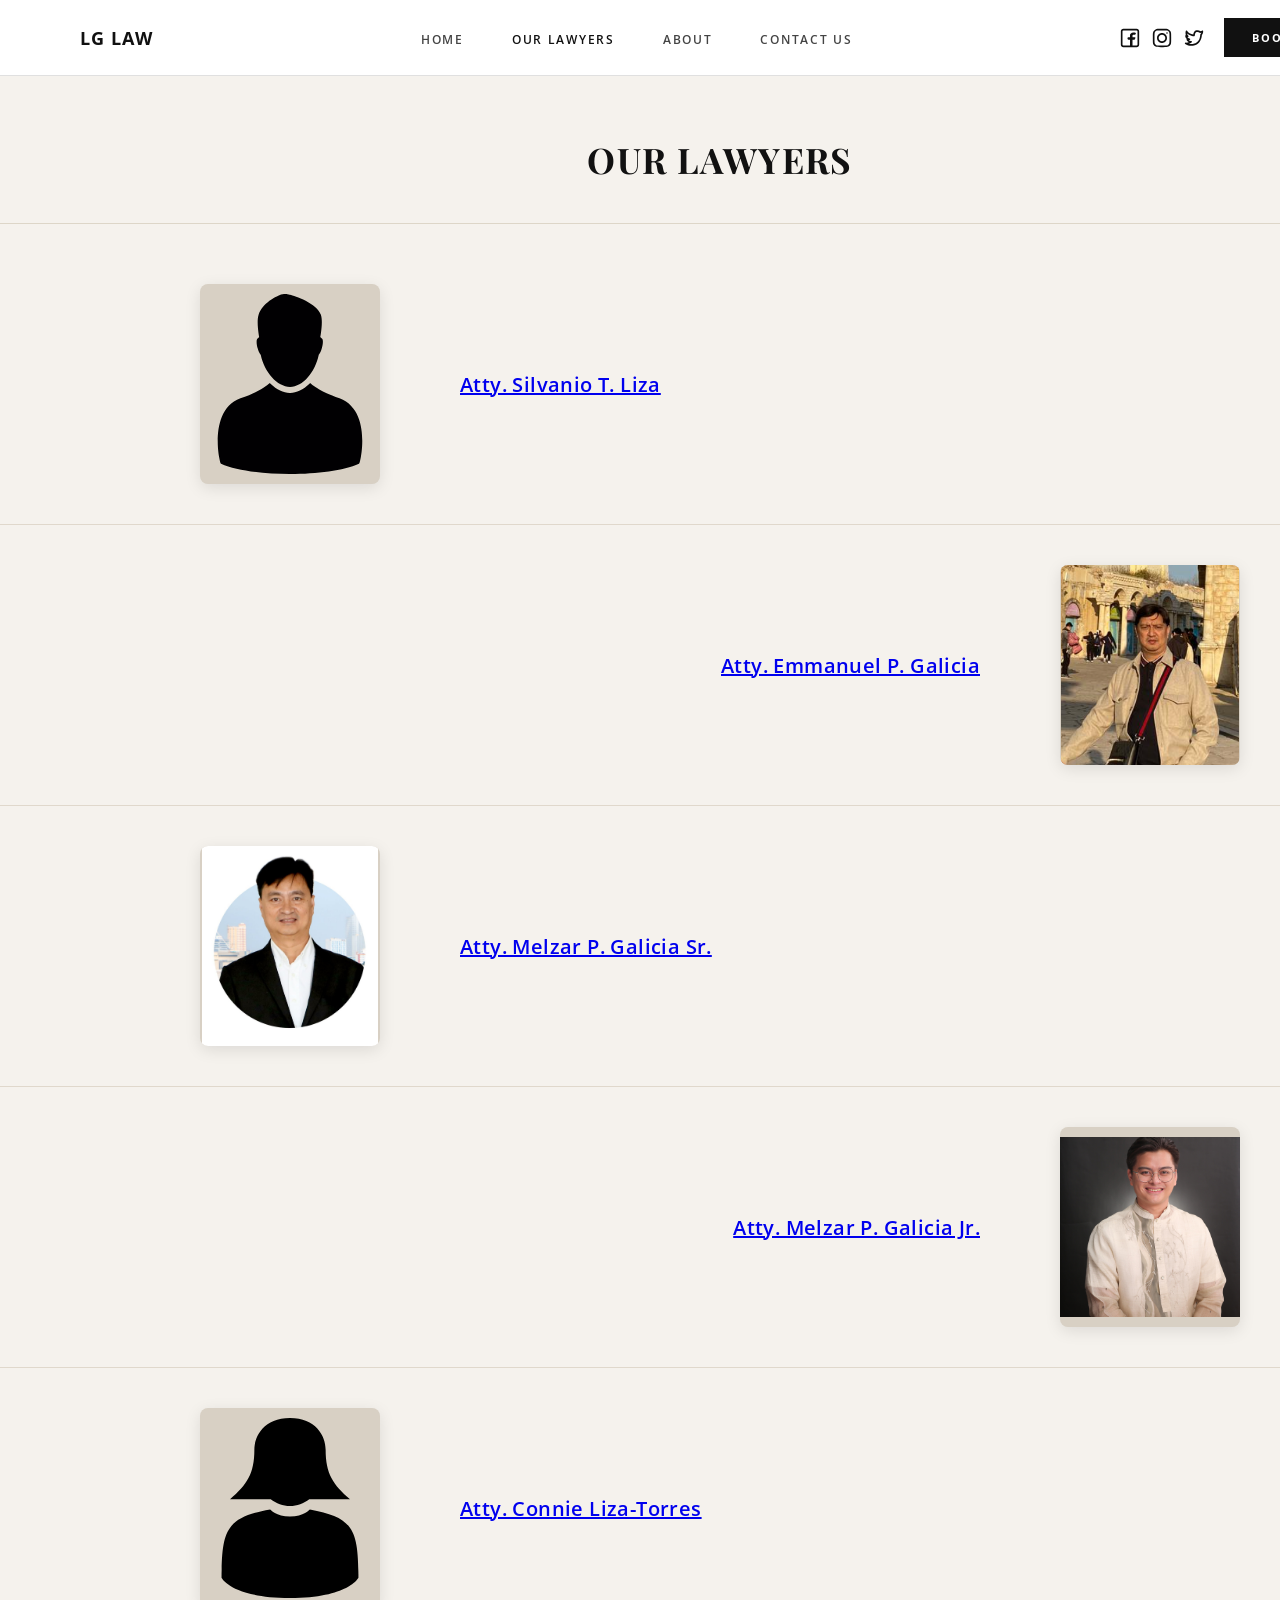
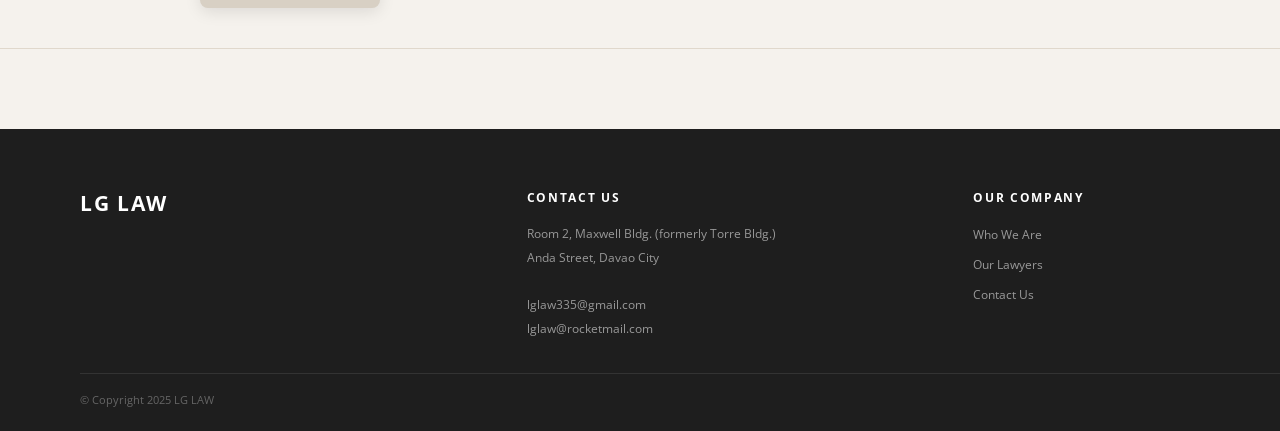
<file: Our Lawyers.html>
<!DOCTYPE html>
<html lang="en">
<head>
  <meta charset="UTF-8" />
  <meta name="viewport" content="width=device-width, initial-scale=1.0"/>
  <title>LG LAW - Our Lawyers</title>
  <link href="https://fonts.googleapis.com/css2?family=Playfair+Display:ital,wght@0,400;0,700;1,400&family=Open+Sans:wght@300;400;600;700&display=swap" rel="stylesheet"/>
  <link rel="stylesheet" href="style.css"/>
  <link rel="stylesheet" href="lawyers.css"/>
</head>
<body>

  <!-- NAVBAR -->
  <nav>
    <div class="nav-logo">LG LAW</div>
    <ul class="nav-links">
      <li><a href="index.html">Home</a></li>
      <li><a href="Our Lawyers.html" class="active">Our Lawyers</a></li>
      <li><a href="about.html">About</a></li>
      <li><a href="contact.html">Contact Us</a></li>
    </ul>
    <div class="nav-right">
      <div class="nav-social">
        <a href="#"><img src="svg/facebook.svg" alt="Facebook" width="20" height="20"/></a>
        <a href="#"><img src="svg/instagram.svg" alt="Instagram" width="20" height="20"/></a>
        <a href="#"><img src="svg/twitter.svg" alt="Twitter" width="20" height="20"/></a>
      </div>
      <a href="contact.html" class="nav-book">Book Now</a>
    </div>
  </nav>

  <!-- PAGE TITLE -->
  <section class="lawyers-hero">
    <h1>OUR LAWYERS</h1>
  </section>

  <!-- LAWYERS LIST -->
  <section class="lawyers-list">

    <!-- Lawyer 1 - image LEFT -->
    <div class="lawyer-row left">
      <div class="lawyer-img-box">
        <img src="svg/male-user-svgrepo-com.svg" alt="Atty. Silvanio T. Liza" width="200" height="200"/>
      </div>
      <div class="lawyer-name">
        <a href="lawyer-liza.html">Atty. Silvanio T. Liza</a>
      </div>
    </div>

    <!-- Lawyer 2 - image RIGHT -->
    <div class="lawyer-row right">
      <div class="lawyer-name">
        <a href="lawyer-galicia.html">Atty. Emmanuel P. Galicia</a>
      </div>
      <div class="lawyer-img-box">
        <img src="images/Lawyer3.png" alt="Atty. Emmanuel P. Galicia"/>
      </div>
    </div>

    <!-- Lawyer 3 - image LEFT -->
    <div class="lawyer-row left">
      <div class="lawyer-img-box">
        <img src="images/Lawyer2.jpg" alt="Atty. Melzar P. Galicia Sr."/>
      </div>
      <div class="lawyer-name">
        <a href="lawyer-galicia-sr.html">Atty. Melzar P. Galicia Sr.</a>
      </div>
    </div>

    <!-- Lawyer 4 - image RIGHT -->
    <div class="lawyer-row right">
      <div class="lawyer-name">
        <a href="lawyer-galicia-jr.html">Atty. Melzar P. Galicia Jr.</a>
      </div>
      <div class="lawyer-img-box">
        <img src="images/Lawyer1.jpg" alt="Atty. Melzar P. Galicia Jr."/>
      </div>
    </div>

    <!-- Lawyer 5 - image LEFT -->
    <div class="lawyer-row left">
      <div class="lawyer-img-box">
        <img src="svg/female-user-with-long-hair-svgrepo-com.svg" alt="Atty. Connie Liza-Torres"/>
      </div>
      <div class="lawyer-name">
        <a href="lawyer-torres.html">Atty. Connie Liza-Torres</a>
      </div>
    </div>

  </section>

  <!-- FOOTER -->
  <footer>
    <div class="footer-grid">
      <div class="footer-col">
        <div class="footer-logo">LG LAW</div>
      </div>
      <div class="footer-col">
        <h4>Contact Us</h4>
        <address>
          Room 2, Maxwell Bldg. (formerly Torre Bldg.)<br/>
          Anda Street, Davao City<br/><br/>
          lglaw335@gmail.com<br/>
          lglaw@rocketmail.com
        </address>
      </div>
      <div class="footer-col">
        <h4>Our Company</h4>
        <ul>
          <li><a href="about.html">Who We Are</a></li>
          <li><a href="Our Lawyers.html">Our Lawyers</a></li>
          <li><a href="contact.html">Contact Us</a></li>
        </ul>
      </div>
    </div>
    <div class="footer-bottom">
      &copy; Copyright 2025 LG LAW
    </div>
  </footer>

  <script src="script.js"></script>
</body>
</html>
</file>
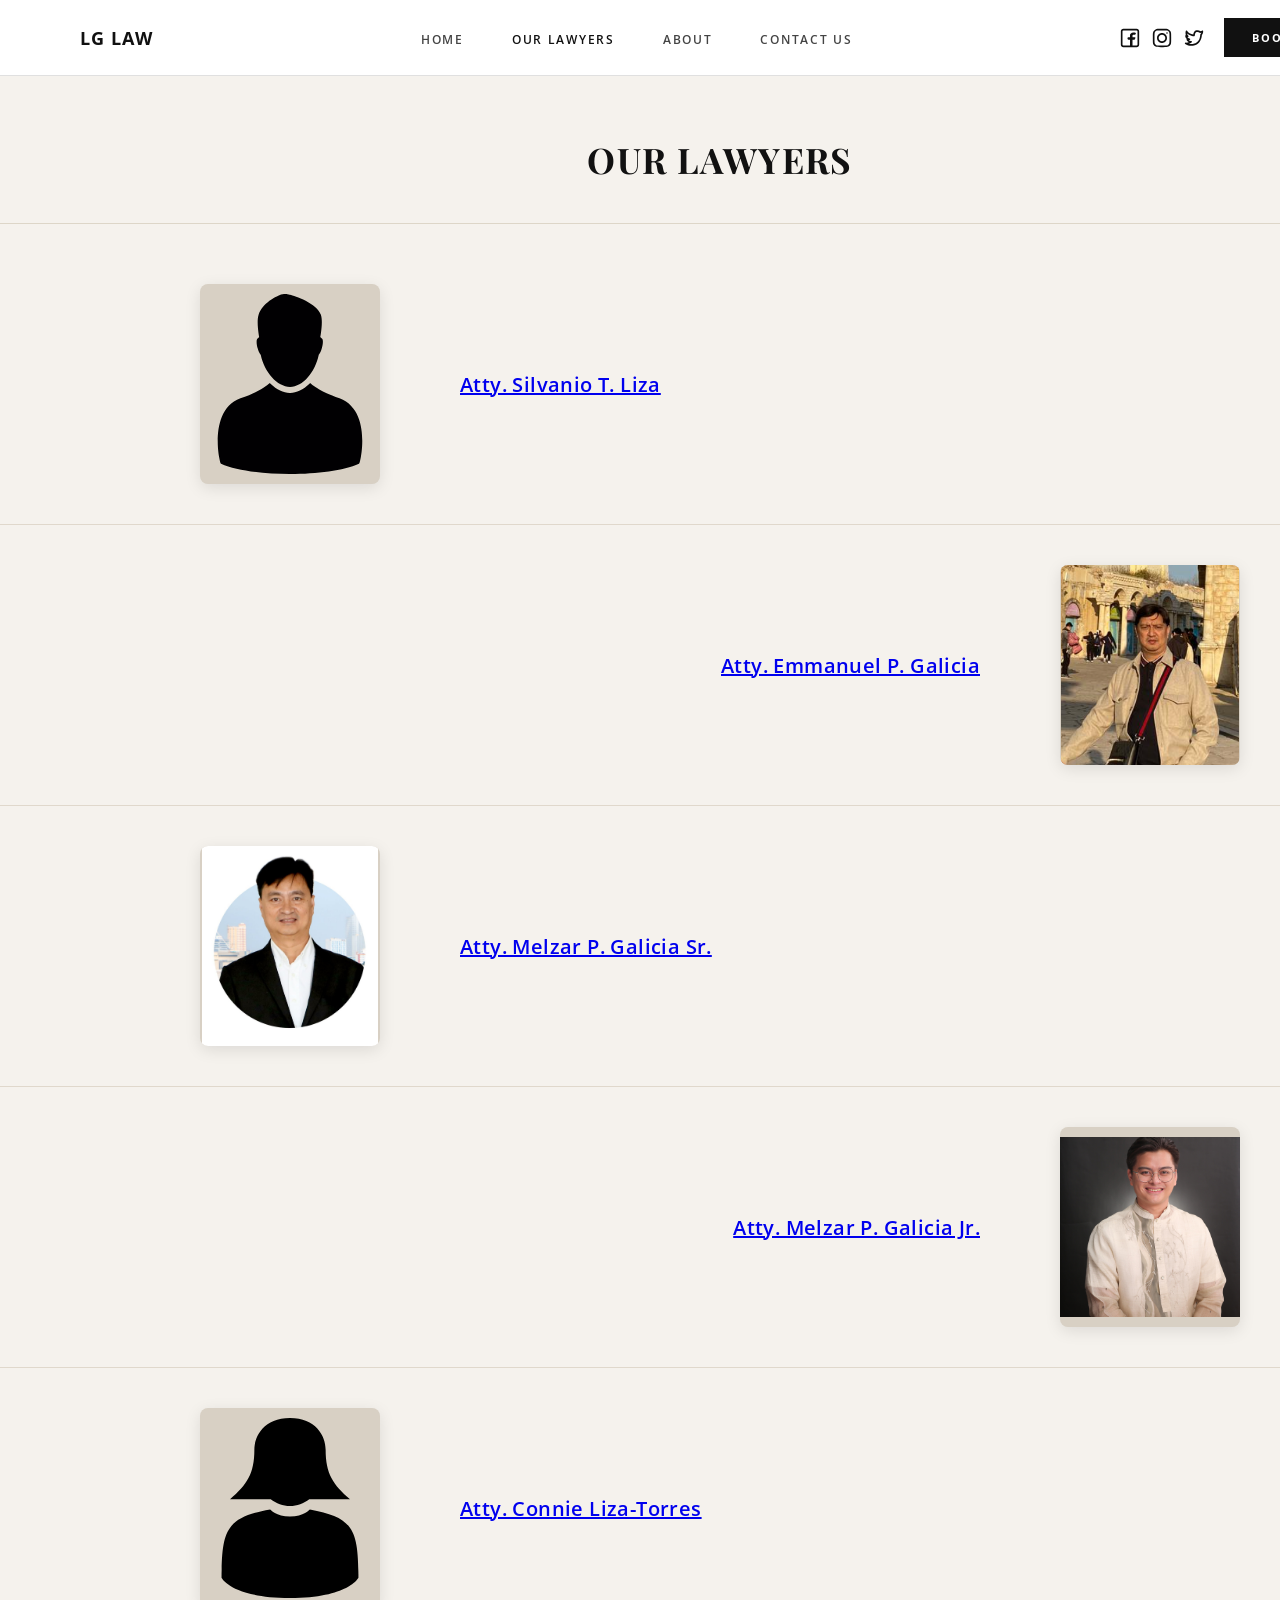
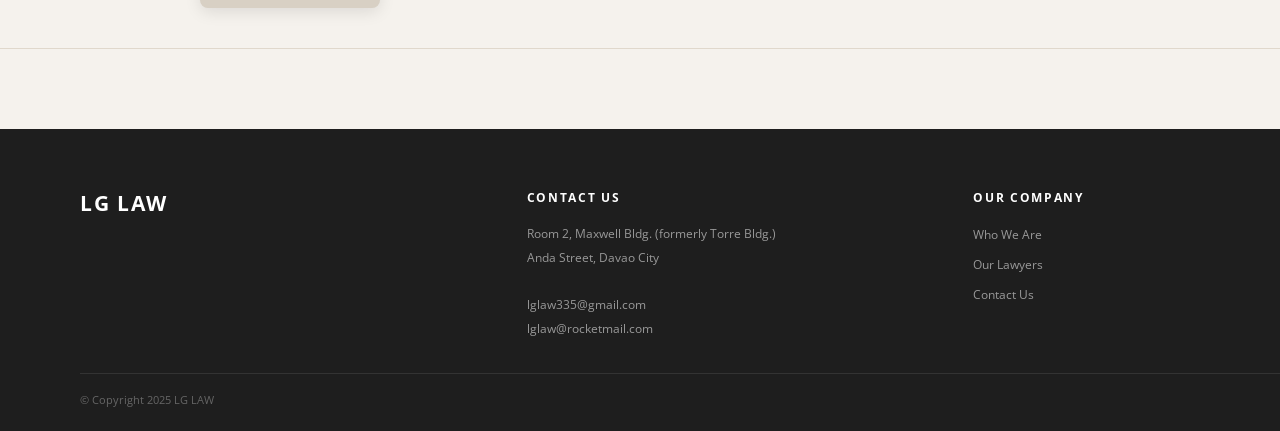
<file: our-lawyers.html>
<!DOCTYPE html>
<html lang="en">
<head>
  <meta charset="UTF-8" />
  <meta name="viewport" content="width=device-width, initial-scale=1.0"/>
  <title>LG LAW - Our Lawyers</title>
  <link href="https://fonts.googleapis.com/css2?family=Playfair+Display:ital,wght@0,400;0,700;1,400&family=Open+Sans:wght@300;400;600;700&display=swap" rel="stylesheet"/>
  <link rel="stylesheet" href="style.css"/>
  <link rel="stylesheet" href="lawyers.css"/>
</head>
<body>

  <!-- NAVBAR -->
  <nav>
    <div class="nav-logo">LG LAW</div>
    <ul class="nav-links">
      <li><a href="index.html">Home</a></li>
      <li><a href="our-lawyers.html" class="active">Our Lawyers</a></li>
      <li><a href="about.html">About</a></li>
      <li><a href="contact.html">Contact Us</a></li>
    </ul>
    <div class="nav-right">
      <div class="nav-social">
        <a href="#"><img src="svg/facebook.svg" alt="Facebook" width="20" height="20"/></a>
        <a href="#"><img src="svg/instagram.svg" alt="Instagram" width="20" height="20"/></a>
        <a href="#"><img src="svg/twitter.svg" alt="Twitter" width="20" height="20"/></a>
      </div>
      <a href="contact.html" class="nav-book">Book Now</a>
    </div>
  </nav>

  <!-- PAGE TITLE -->
  <section class="lawyers-hero">
    <h1>OUR LAWYERS</h1>
  </section>

  <!-- LAWYERS LIST -->
  <section class="lawyers-list">

    <!-- Lawyer 1 - image LEFT -->
    <div class="lawyer-row left">
      <div class="lawyer-img-box">
        <img src="svg/male-user-svgrepo-com.svg" alt="Atty. Silvanio T. Liza" width="200" height="200"/>
      </div>
      <div class="lawyer-name">
        <a href="lawyer-liza.html">Atty. Silvanio T. Liza</a>
      </div>
    </div>

    <!-- Lawyer 2 - image RIGHT -->
    <div class="lawyer-row right">
      <div class="lawyer-name">
        <a href="lawyer-galicia.html">Atty. Emmanuel P. Galicia</a>
      </div>
      <div class="lawyer-img-box">
        <img src="images/Lawyer3.png" alt="Atty. Emmanuel P. Galicia" width="180" height="200"/>
      </div>
    </div>

    <!-- Lawyer 3 - image LEFT -->
    <div class="lawyer-row left">
      <div class="lawyer-img-box">
        <img src="images/Lawyer2.jpg" alt="Atty. Melzar P. Galicia Sr." width="180" height="200"/>
      </div>
      <div class="lawyer-name">
        <a href="lawyer-galicia-sr.html">Atty. Melzar P. Galicia Sr.</a>
      </div>
    </div>

    <!-- Lawyer 4 - image RIGHT -->
    <div class="lawyer-row right">
      <div class="lawyer-name">
        <a href="lawyer-galicia-jr.html">Atty. Melzar P. Galicia Jr.</a>
      </div>
      <div class="lawyer-img-box">
        <img src="images/Lawyer1.jpg" alt="Atty. Melzar P. Galicia Jr." width="180" height="200"/>
      </div>
    </div>

    <!-- Lawyer 5 - image LEFT -->
    <div class="lawyer-row left">
      <div class="lawyer-img-box">
        <img src="svg/female-user-with-long-hair-svgrepo-com.svg" alt="Atty. Connie Liza-Torres" width="180" height="200"/>
      </div>
      <div class="lawyer-name">
        <a href="lawyer-torres.html">Atty. Connie Liza-Torres</a>
      </div>
    </div>

  </section>

  <!-- FOOTER -->
  <footer>
    <div class="footer-grid">
      <div class="footer-col">
        <div class="footer-logo">LG LAW</div>
      </div>
      <div class="footer-col">
        <h4>Contact Us</h4>
        <address>
          Room 2, Maxwell Bldg. (formerly Torre Bldg.)<br/>
          Anda Street, Davao City<br/><br/>
          lglaw335@gmail.com<br/>
          lglaw@rocketmail.com
        </address>
      </div>
      <div class="footer-col">
        <h4>Our Company</h4>
        <ul>
          <li><a href="about.html">Who We Are</a></li>
          <li><a href="our-lawyers.html">Our Lawyers</a></li>
          <li><a href="contact.html">Contact Us</a></li>
        </ul>
      </div>
    </div>
    <div class="footer-bottom">
      &copy; Copyright 2025 LG LAW
    </div>
  </footer>

  <script src="script.js"></script>
</body>
</html>
</file>
<file: style.css>
*, *::before, *::after { margin: 0; padding: 0; box-sizing: border-box; }

body {
  font-family: 'Open Sans', sans-serif;
  background: #fff;
  color: #333;
  min-width: 1440px;
}

/* ── NAVBAR ── */
nav {
  display: flex;
  align-items: center;
  justify-content: space-between;
  padding: 18px 80px;
  background: #fff;
  border-bottom: 1px solid #e0e0e0;
  position: sticky;
  top: 0;
  z-index: 100;
}
.nav-logo {
  font-family: 'Open Sans', sans-serif;
  font-weight: 700;
  font-size: 1.1rem;
  color: #111;
  letter-spacing: 0.06em;
}
.nav-links {
  display: flex;
  gap: 48px;
  list-style: none;
}
.nav-links a {
  font-size: 0.72rem;
  letter-spacing: 0.15em;
  text-transform: uppercase;
  color: #444;
  text-decoration: none;
  font-weight: 600;
  transition: color 0.2s;
}
.nav-links a:hover,
.nav-links a.active { color: #111; }
.nav-right {
  display: flex;
  align-items: center;
  gap: 20px;
}
.nav-social {
  display: flex;
  gap: 12px;
  align-items: center;
}
.nav-social a {
  color: #666;
  font-size: 0.85rem;
  text-decoration: none;
  transition: color 0.2s;
}
.nav-social a:hover { color: #111; }
.nav-book {
  background: #111;
  color: #fff;
  padding: 12px 28px;
  font-size: 0.68rem;
  letter-spacing: 0.18em;
  text-transform: uppercase;
  font-weight: 700;
  text-decoration: none;
  transition: background 0.3s;
}
.nav-book:hover { background: #8B6914; }

/* ── HERO ── */
.hero {
  position: relative;
  height: 700px;
  display: flex;
  align-items: center;
  overflow: hidden;
  background-image: url('images/i1.png');
  background-size: cover;
  background-position: center;
  background-repeat: no-repeat;
}
.hero-img {
  position: absolute;
  inset: 0;
  width: 100%; height: 100%;
  object-fit: cover;
  opacity: 0.55;
}
.hero-overlay {
  position: absolute;
  inset: 0;
  background: linear-gradient(
    to right,
    rgba(30, 22, 5, 0.65) 0%,
    rgba(30, 22, 5, 0.35) 50%,
    rgba(30, 22, 5, 0.55) 100%
  );
}
.hero-content {
  position: relative;
  z-index: 2;
  padding: 0 80px;
  width: 50%;
}
.hero-title {
  font-family: 'Open Sans', sans-serif;
  font-size: 1.75rem;
  font-weight: 700;
  color: #fff;
  line-height: 1.5;
}
.hero-right {
  position: absolute;
  right: 150px;
  top: 50%;
  transform: translateY(-50%);
  z-index: 2;
  width: 360px;
}
.hero-right-text {
  font-size: 1.1rem;
  color: rgba(255, 255, 255, 0.9);
  line-height: 1.8;
  margin-bottom: 28px;
  text-shadow: 1px 1px 8px rgba(0, 0, 0, 0.9);
}
.hero-btn {
  display: inline-block;
  background: transparent;
  color: #fff;
  border: 1.5px solid #fff;
  padding: 14px 48px;
  font-size: 0.8rem;
  font-weight: 600;
  text-decoration: none;
  transition: background 0.3s, color 0.3s;
  letter-spacing: 0.05em;
  text-shadow: 1px 1px 4px rgba(0, 0, 0, 0.8);
}
.hero-btn:hover {
  background: #fff;
  color: #333;
}

/* ── CONSULTATION SECTION ── */
.consult {
  background: #ede8dc;
  padding: 150px 150px;
  display: flex;
  gap: 60px;
  align-items: flex-start;
  border-bottom: 1px solid #d8d0c0;
}
.consult-img-box {
  flex-shrink: 0;
  width: 300px;
  height: 300px;
  background: #c8b898;
  overflow: hidden;
  display: flex;
  align-items: center;
  justify-content: center;
}
.consult-img-box img {
  width: 100%; height: 100%;
  object-fit: cover;
}
.consult-body {
  flex: 1;
  max-width: 640px;
}
.consult-body h2 {
  font-family: 'Playfair Display', serif;
  font-size: 2rem;
  font-weight: 700;
  color: #111;
  margin-bottom: 20px;
  line-height: 1.25;
}
.consult-body p {
  font-size: 0.75rem;
  color: #666;
  line-height: 1.85;
  margin-bottom: 32px;
  letter-spacing: 0.04em;
}
.consult-btn {
  display: inline-block;
  background: #111;
  color: #fff;
  padding: 14px 32px;
  font-size: 0.72rem;
  font-weight: 700;
  letter-spacing: 0.08em;
  text-decoration: none;
  transition: background 0.3s;
}
.consult-btn:hover { background: #8B6914; }

/* ── ABOUT SECTION ── */
.about {
  background: #e2dace;
  padding: 130px 130px;
  display: flex;
  gap: 80px;
  align-items: center;
}
.about-text { flex: 1; }
.about-text h2 {
  font-family: 'Playfair Display', serif;
  font-size: 2.6rem;
  font-style: italic;
  color: #111;
  margin-bottom: 24px;
  line-height: 1.2;
}
.about-text p {
  font-size: 0.82rem;
  color: #555;
  line-height: 1.9;
  margin-bottom: 36px;
  max-width: 600px;
}
.about-btn {
  display: inline-block;
  background: #333;
  color: #fff;
  padding: 12px 32px;
  font-size: 0.72rem;
  font-weight: 600;
  text-decoration: none;
  border-radius: 24px;
  letter-spacing: 0.06em;
  transition: background 0.3s;
}
.about-btn:hover { background: #8B6914; }
.about-img-box {
  flex-shrink: 0;
  width: 300px;
  height: 400px;
  overflow: hidden;
  background: #b0a08a;
  display: flex;
  align-items: center;
  justify-content: center;
}
.about-img-box img {
  width: 100%; height: 100%;
  object-fit: cover;
}

/* ── FOOTER ── */
footer {
  background: #1e1e1e;
  color: #bbb;
  padding: 60px 80px 24px;
}
.footer-grid {
  display: grid;
  grid-template-columns: 1fr 1fr 1fr;
  gap: 60px;
  margin-bottom: 32px;
}
.footer-logo {
  font-family: 'Open Sans', sans-serif;
  font-size: 1.3rem;
  font-weight: 700;
  color: #fff;
  letter-spacing: 0.08em;
}
.footer-col h4 {
  font-size: 0.75rem;
  font-weight: 700;
  color: #fff;
  letter-spacing: 0.14em;
  text-transform: uppercase;
  margin-bottom: 16px;
}
.footer-col address {
  font-size: 0.78rem;
  color: #999;
  line-height: 1.9;
  font-style: normal;
}
.footer-col ul { list-style: none; }
.footer-col ul li { margin-bottom: 8px; }
.footer-col ul li a {
  font-size: 0.78rem;
  color: #999;
  text-decoration: none;
  transition: color 0.3s;
}
.footer-col ul li a:hover { color: #C9A84C; }
.footer-bottom {
  border-top: 1px solid #333;
  padding-top: 18px;
  font-size: 0.68rem;
  color: #666;
  text-align: left;
}

/* ── FADE IN ANIMATION ── */
.fade-in {
  opacity: 0;
  transform: translateY(20px);
  transition: opacity 0.7s ease, transform 0.7s ease;
}
.fade-in.visible {
  opacity: 1;
  transform: translateY(0);
}
.nav-social a img {
  display: block;
  transition: opacity 0.2s ease;
}

.nav-social a:hover img {
  opacity: 0.7;
}.nav-social a img {
  display: block;
  transition: opacity 0.2s ease;
}

.nav-social a:hover img {
  opacity: 0.7;
}
</file>
<file: about.css>
/* ── ABOUT PAGE STYLES ── */

.about-page {
  background: #f0ece4;
  min-height: calc(100vh - 62px - 220px);
  display: flex;
  align-items: center;
  padding: 80px 80px;
  gap: 80px;
}

/* Left: text */
.about-left {
  flex: 1;
  max-width: 480px;
}

.about-left h1 {
  font-family: 'Playfair Display', serif;
  font-size: 3rem;
  font-weight: 700;
  color: #111;
  margin-bottom: 32px;
  line-height: 1.1;
  /* First letter capital style like reference */
  text-transform: capitalize;
}

.about-left h1::first-letter {
  font-size: 3.6rem;
  font-style: italic;
}

.about-left p {
  font-family: 'Open Sans', sans-serif;
  font-size: 0.82rem;
  color: #444;
  line-height: 1.9;
}

/* Right: image */
.about-right {
  flex: 1;
  display: flex;
  justify-content: center;
  align-items: center;
  padding-left: 200px;
}

.about-img-box {
  width: 100%;
  max-width: 520px;
  height: 510px;
  background: #fff;
  border-radius: 16px;
  overflow: hidden;
  box-shadow: 0 6px 30px rgba(0,0,0,0.10);
  display: flex;
  align-items: center;
  justify-content: center;
}

.about-img-box img {
  width: 100%;
  height: 100%;
  object-fit: cover;
  display: block;
}
</file>
<file: contact.css>
/* ── CONTACT US PAGE STYLES ── */

.contact-page {
  background: #f0ece4;
  min-height: calc(100vh - 62px - 220px);
  display: flex;
  align-items: flex-start;
  padding: 60px 80px;
  gap: 80px;
}

/* ── LEFT: FORM ── */
.contact-left {
  flex: 1;
  max-width: 420px;
}

.contact-left h1 {
  font-family: 'Playfair Display', serif;
  font-size: 2rem;
  font-weight: 700;
  color: #111;
  letter-spacing: 0.04em;
  margin-bottom: 36px;
}

.contact-form {
  display: flex;
  flex-direction: column;
  gap: 24px;
}

.form-group label {
  display: block;
  font-size: 0.78rem;
  font-weight: 600;
  color: #222;
  margin-bottom: 6px;
}

/* Name row: two fields side by side */
.form-row {
  display: flex;
  gap: 24px;
}

.form-field {
  flex: 1;
  display: flex;
  flex-direction: column;
}

.field-label {
  font-size: 0.68rem;
  color: #888;
  margin-bottom: 4px;
}

.form-field input {
  border: none;
  border-bottom: 1px solid #aaa;
  background: transparent;
  padding: 6px 0;
  font-size: 0.82rem;
  font-family: 'Open Sans', sans-serif;
  color: #222;
  outline: none;
  transition: border-color 0.2s;
}
.form-field input:focus {
  border-bottom-color: #111;
}

/* Full-width inputs */
.full-input {
  width: 100%;
  border: none;
  border-bottom: 1px solid #aaa;
  background: transparent;
  padding: 6px 0;
  font-size: 0.82rem;
  font-family: 'Open Sans', sans-serif;
  color: #222;
  outline: none;
  transition: border-color 0.2s;
}
.full-input:focus {
  border-bottom-color: #111;
}

/* Textarea */
textarea {
  width: 100%;
  border: none;
  border-bottom: 1px solid #aaa;
  background: transparent;
  padding: 6px 0;
  font-size: 0.82rem;
  font-family: 'Open Sans', sans-serif;
  color: #222;
  outline: none;
  resize: none;
  transition: border-color 0.2s;
}
textarea:focus {
  border-bottom-color: #111;
}

/* Send button */
.send-btn {
  align-self: flex-start;
  background: #111;
  color: #fff;
  border: none;
  padding: 10px 28px;
  font-size: 0.75rem;
  font-family: 'Open Sans', sans-serif;
  font-weight: 600;
  letter-spacing: 0.1em;
  cursor: pointer;
  transition: background 0.3s;
}
.send-btn:hover { background: #8B6914; }

/* ── RIGHT: MAP + INFO ── */
.contact-right {
  flex: 2;
  max-width: 520px;
  margin-left: 200px;
  padding-left: 10px; /* increase to push more right */
}

.contact-right h2 {
  font-family: 'Open Sans', sans-serif;
  font-size: 1rem;
  font-weight: 700;
  color: #111;
  letter-spacing: 0.18em;
  text-transform: uppercase;
  margin-bottom: 20px;
  text-align: center;
}

/* Map container */
.map-box {
  width: 100%;
  height: 240px;
  border-radius: 10px;
  overflow: hidden;
  margin-bottom: 12px;
  box-shadow: 0 4px 16px rgba(0,0,0,0.10);
}

.map-box iframe {
  width: 100%;
  height: 100%;
  border: none;
}

/* Blank map placeholder — remove once iframe is added */
.map-placeholder {
  width: 100%;
  height: 100%;
  background: #ddd5c5;
  display: flex;
  align-items: center;
  justify-content: center;
}
.map-placeholder span {
  font-size: 0.75rem;
  color: #888;
  letter-spacing: 0.05em;
}

.office-tag {
  font-size: 0.7rem;
  color: #666;
  text-align: center;
  margin-bottom: 20px;
  font-style: italic;
}

.office-info {
  display: flex;
  flex-direction: column;
  gap: 10px;
  text-align: center;
}

.office-address {
  font-size: 0.82rem;
  color: #333;
  line-height: 1.7;
}

.office-hours {
  font-size: 0.78rem;
  color: #555;
}

.office-phone,
.office-email {
  font-size: 0.82rem;
  color: #222;
  letter-spacing: 0.08em;
}
</file>
<file: lawyersprofile.css>
*, *::before, *::after { margin: 0; padding: 0; box-sizing: border-box; }

body {
  font-family: 'Open Sans', sans-serif;
  background: #f0ece4;
  color: #333;
  min-width: 900px;
}

/* ── NAVBAR ── */
nav {
  display: flex;
  align-items: center;
  justify-content: space-between;
  padding: 18px 60px;
  background: #fff;
  border-bottom: 1px solid #e0e0e0;
  position: sticky;
  top: 0;
  z-index: 100;
}
.nav-logo {
  font-family: 'Open Sans', sans-serif;
  font-weight: 700;
  font-size: 1.1rem;
  color: #111;
  letter-spacing: 0.06em;
}
.nav-links {
  display: flex;
  gap: 40px;
  list-style: none;
}
.nav-links a {
  font-size: 0.72rem;
  letter-spacing: 0.15em;
  text-transform: uppercase;
  color: #444;
  text-decoration: none;
  font-weight: 600;
  transition: color 0.2s;
}
.nav-links a:hover,
.nav-links a.active { color: #111; }
.nav-right {
  display: flex;
  align-items: center;
  gap: 20px;
}
.nav-social {
  display: flex;
  gap: 12px;
  align-items: center;
}
.nav-social a img {
  display: block;
  width: 18px;
  height: 18px;
  transition: opacity 0.2s ease;
}
.nav-social a:hover img { opacity: 0.5; }
.nav-book {
  background: #111;
  color: #fff;
  padding: 12px 28px;
  font-size: 0.68rem;
  letter-spacing: 0.18em;
  text-transform: uppercase;
  font-weight: 700;
  text-decoration: none;
  transition: background 0.3s;
}
.nav-book:hover { background: #8B6914; }

/* ── PAGE WRAPPER ── */
.page-wrapper {
  padding: 60px 80px;
  max-width: 1100px;
  margin: 0 auto;
}

/* ── PROFILE CARD ── */
.profile-card {
  background: #e8e2d8;
  border: 1px solid #ccc;
  border-radius: 4px;
  padding: 48px;
  display: flex;
  flex-direction: column;
  gap: 40px;
}

/* TOP SECTION */
.profile-top {
  display: flex;
  gap: 48px;
  align-items: flex-start;
}

.profile-photo {
  flex-shrink: 0;
  width: 220px;
  height: 280px;
  background: #b0a898;
  border-radius: 10px;
  overflow: hidden;
  display: flex;
  align-items: center;
  justify-content: center;
  border: 1px solid #999;
}
.profile-photo img {
  width: 100%;
  height: 100%;
  object-fit: cover;
}
.profile-photo .placeholder-icon {
  width: 100%;
  height: 100%;
  background: linear-gradient(180deg, #c5bdb3 0%, #8a8078 100%);
  display: flex;
  align-items: center;
  justify-content: center;
}
.profile-photo .placeholder-icon svg {
  width: 120px;
  height: 140px;
  fill: #2a2420;
  opacity: 0.85;
}

.profile-info {
  flex: 1;
  display: flex;
  flex-direction: column;
  gap: 20px;
}

/* NAME */
.name-row {
  display: flex;
  flex-direction: column;
  gap: 6px;
}
.name-badge {
  display: inline-block;
  border: 1px solid #555;
  border-radius: 20px;
  padding: 4px 20px;
  font-size: 0.65rem;
  font-weight: 700;
  letter-spacing: 0.12em;
  text-transform: uppercase;
  color: #333;
  width: fit-content;
}
.name-value {
  font-family: 'Playfair Display', serif;
  font-size: 1.6rem;
  font-weight: 700;
  color: #111;
  border-bottom: 1px solid #888;
  padding-bottom: 8px;
}
.name-title {
  font-size: 0.75rem;
  color: #666;
  letter-spacing: 0.08em;
  border-bottom: 1px solid #bbb;
  padding-bottom: 6px;
}

/* STATS */
.stats-row {
  display: flex;
  gap: 16px;
}
.stat-badge {
  border: 1px solid #555;
  border-radius: 20px;
  padding: 6px 20px;
  font-size: 0.62rem;
  font-weight: 700;
  letter-spacing: 0.1em;
  text-transform: uppercase;
  color: #333;
  display: flex;
  flex-direction: column;
  align-items: center;
  gap: 2px;
}
.stat-badge .stat-number {
  font-family: 'Playfair Display', serif;
  font-size: 1.1rem;
  font-weight: 700;
  color: #111;
  letter-spacing: 0;
}

/* CONTACT */
.contact-row {
  display: flex;
  flex-direction: column;
  gap: 8px;
}
.contact-item {
  display: flex;
  align-items: center;
  gap: 10px;
  font-size: 0.78rem;
  color: #444;
  border-bottom: 1px solid #bbb;
  padding-bottom: 6px;
}
.contact-label {
  font-weight: 700;
  font-size: 0.68rem;
  letter-spacing: 0.08em;
  text-transform: uppercase;
  color: #333;
  min-width: 60px;
}

/* DIVIDER */
.divider {
  border: none;
  border-top: 1px solid #aaa;
}

/* BOTTOM SECTION */
.profile-bottom {
  display: grid;
  grid-template-columns: 1fr 1fr 1fr;
  gap: 40px;
}
.profile-section h3 {
  border: 1px solid #555;
  border-radius: 20px;
  padding: 5px 16px;
  font-size: 0.62rem;
  font-weight: 700;
  letter-spacing: 0.1em;
  text-transform: uppercase;
  color: #333;
  display: inline-block;
  margin-bottom: 16px;
}
.profile-section .line {
  height: 1px;
  background: #999;
  margin-bottom: 10px;
}
.profile-section p {
  font-size: 0.75rem;
  color: #555;
  line-height: 1.8;
}

/* GET APPOINTMENT BUTTON */
.appt-row {
  display: flex;
  justify-content: center;
}
.appt-btn {
  display: inline-block;
  border: 1.5px solid #333;
  border-radius: 30px;
  padding: 14px 56px;
  font-size: 0.72rem;
  font-weight: 700;
  letter-spacing: 0.12em;
  text-transform: uppercase;
  color: #111;
  text-decoration: none;
  transition: background 0.3s, color 0.3s;
}
.appt-btn:hover {
  background: #111;
  color: #fff;
}

/* ── FOOTER ── */
footer {
  background: #1a1a1a;
  color: #bbb;
  padding: 60px 80px 24px;
}
.footer-grid {
  display: grid;
  grid-template-columns: 1fr 1fr 1fr;
  gap: 60px;
  margin-bottom: 32px;
}
.footer-logo {
  font-family: 'Playfair Display', serif;
  font-size: 2rem;
  font-weight: 700;
  color: #fff;
  letter-spacing: 0.04em;
}
.footer-col h4 {
  font-size: 0.75rem;
  font-weight: 700;
  color: #fff;
  letter-spacing: 0.14em;
  text-transform: uppercase;
  margin-bottom: 16px;
}
.footer-col address {
  font-size: 0.78rem;
  color: #999;
  line-height: 1.9;
  font-style: normal;
}
.footer-col ul { list-style: none; }
.footer-col ul li { margin-bottom: 8px; }
.footer-col ul li a {
  font-size: 0.78rem;
  color: #999;
  text-decoration: none;
  transition: color 0.3s;
}
.footer-col ul li a:hover { color: #C9A84C; }
.footer-bottom {
  border-top: 1px solid #333;
  padding-top: 18px;
  font-size: 0.68rem;
  color: #666;
  text-align: left;
}
</file>
<file: lawyers.css>
/* ── OUR LAWYERS PAGE STYLES ── */

.lawyers-hero {
  background: #f5f2ed;
  padding: 60px 80px 40px;
  border-bottom: 1px solid #ddd6c8;
}
.lawyers-hero h1 {
  font-family: 'Playfair Display', serif;
  font-size: 2.2rem;
  font-weight: 700;
  color: #111;
  letter-spacing: 0.04em;
  text-align: center;
}

.lawyers-list {
  background: #f5f2ed;
  padding: 20px 0 80px;
}

.lawyer-row {
  display: flex;
  align-items: center;
  padding: 40px 200px;
  border-bottom: 1px solid #e0d8cc;
  gap: 80px;
}

.lawyer-row.left {
  flex-direction: row;
  justify-content: flex-start;
}

.lawyer-row.right {
  flex-direction: row;
  justify-content: flex-end;
}

.lawyer-row.right .lawyer-name {
  order: 1;
  text-align: right;
  flex: 1;
}
.lawyer-row.right .lawyer-img-box {
  order: 2;
}

/* Blank image box */
.lawyer-img-box {
  flex-shrink: 0;
  width: 180px;
  height: 200px;
  background: #d8d0c4;
  border-radius: 8px;
  overflow: hidden;
  box-shadow: 0 4px 16px rgba(0,0,0,0.10);
}
.lawyer-img-box img {
  width: 100%;
  height: 100%;
  object-fit: contain;
  display: block;
}

.lawyer-name {
  font-family: 'Open Sans', sans-serif;
  font-size: 1.25rem;
  font-weight: 600;
  color: #222;
  letter-spacing: 0.02em;
  flex: 1;
}

.lawyer-row.left .lawyer-name {
  text-align: left;
}
</file>
